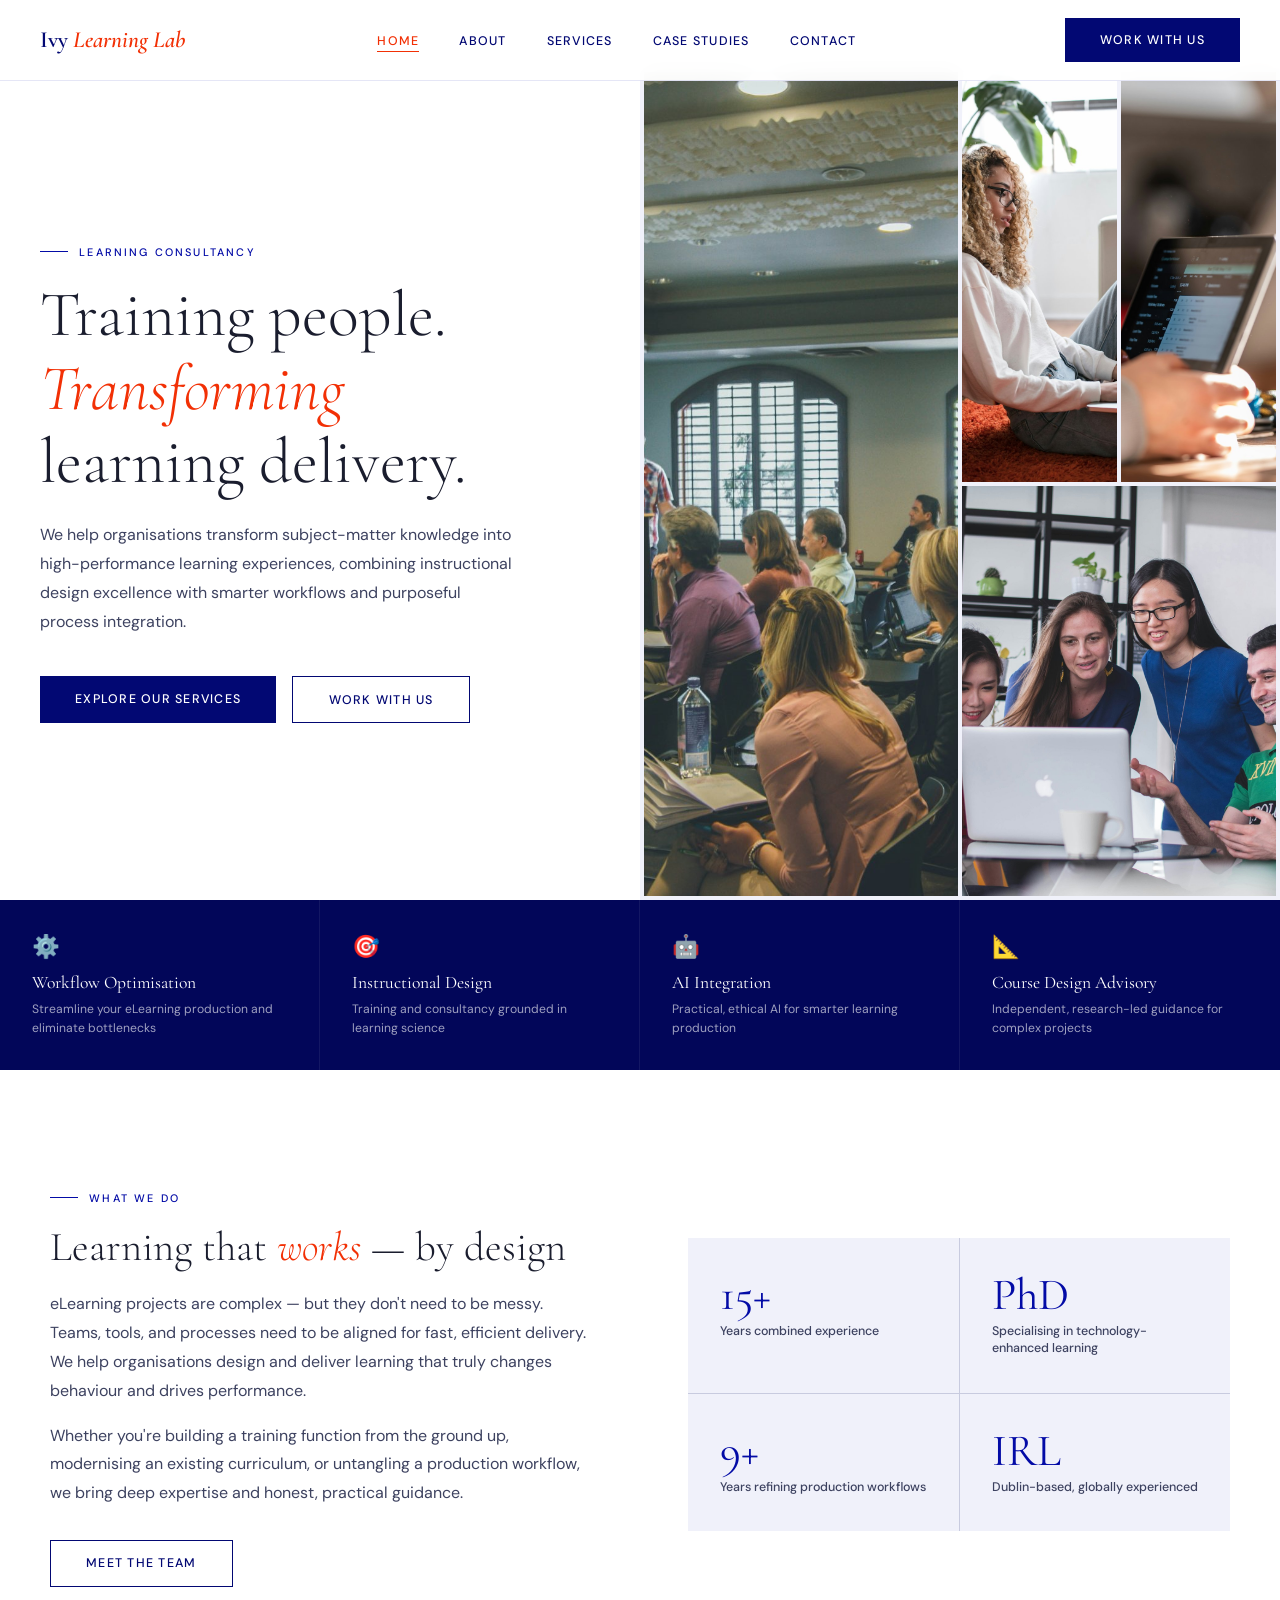
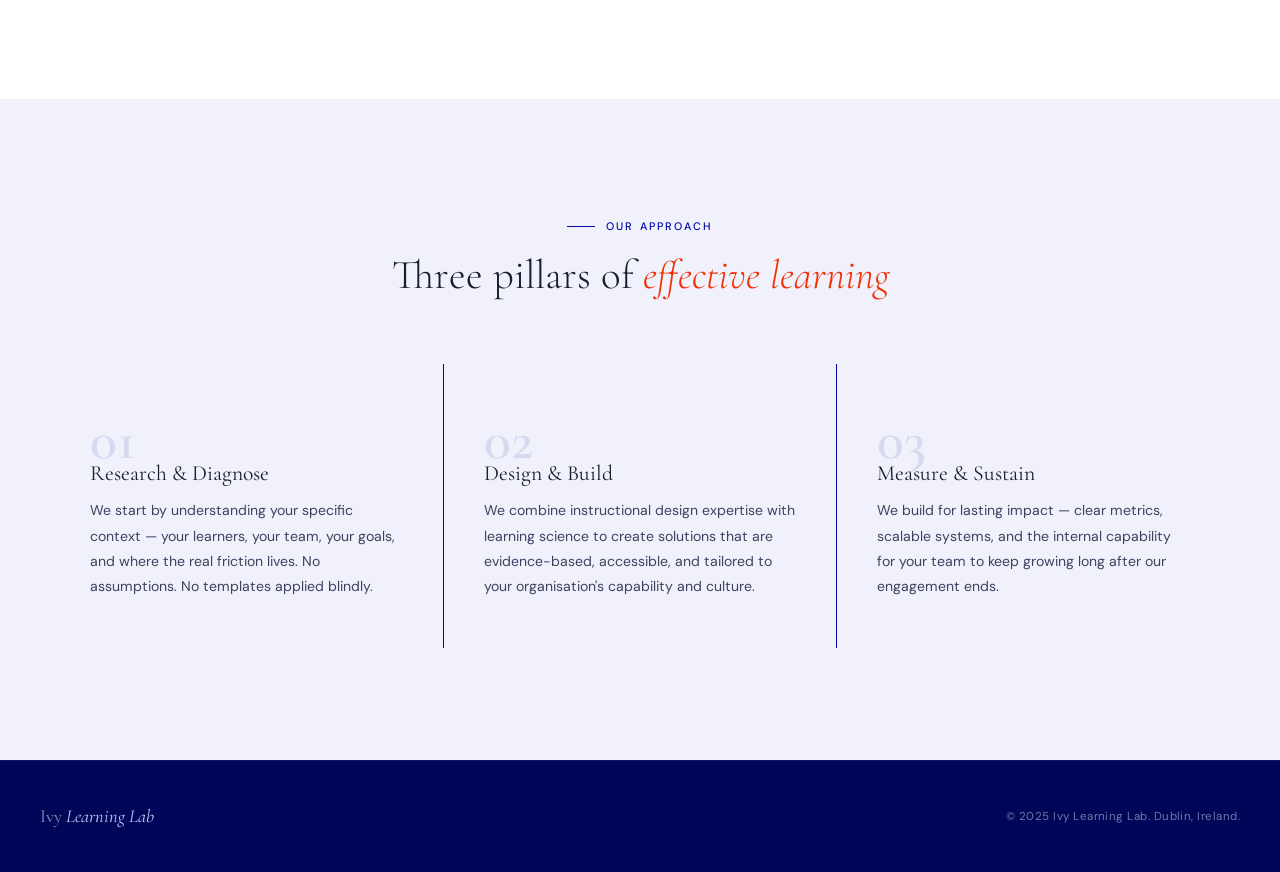
<file: index.html>
<!DOCTYPE html>
<html lang="en">
<head>
  <meta charset="UTF-8">
  <meta name="viewport" content="width=device-width, initial-scale=1.0">
  <title>Ivy Learning Lab — Training People. Transforming Learning Delivery.</title>
  <meta name="description" content="We deliver expert training and partner with organisations to design, improve and scale high-impact learning.">
  <link rel="stylesheet" href="css/style.css">
</head>
<body>

  <!-- NAV -->
  <nav class="nav">
    <a href="index.html" class="nav-logo">Ivy <span>Learning Lab</span></a>
    <ul class="nav-links">
      <li><a href="index.html">Home</a></li>
      <li><a href="pages/about.html">About</a></li>
      <li><a href="pages/services.html">Services</a></li>
      <li><a href="pages/cases.html">Case Studies</a></li>
      <li><a href="pages/contact.html">Contact</a></li>
    </ul>
    <a href="pages/contact.html" class="btn btn-dark nav-cta">Work With Us</a>
    <button class="nav-toggle" aria-label="Open menu">
      <span></span><span></span><span></span>
    </button>
  </nav>

  <div class="page-wrap">

    <!-- HERO -->
    <section class="hero">
      <div class="hero-left">
        <span class="eyebrow fade-up">Learning Consultancy</span>
        <h1 class="fade-up delay-1">Training people.<br><em>Transforming</em><br>learning delivery.</h1>
        <p class="fade-up delay-2">We help organisations transform subject-matter knowledge into high-performance learning experiences, combining instructional design excellence with smarter workflows and purposeful process integration.</p>
        <div class="hero-ctas fade-up delay-3">
          <a href="pages/services.html" class="btn btn-dark">Explore Our Services</a>
          <a href="pages/contact.html" class="btn btn-outline">Work With Us</a>
        </div>
      </div>
      <div class="hero-right">
        <div class="photo-collage">
          <div class="pc-tall">
            <img src="images/training-room.jpg" alt="Instructor presenting to a room of engaged learners">
          </div>
          <div class="pc-top-right">
            <div><img src="images/studying.jpg" alt="Woman studying on laptop"></div>
            <div><img src="images/tablet.jpg" alt="Person using tablet to learn"></div>
          </div>
          <div class="pc-bottom-right">
            <img src="images/team-laptop.jpg" alt="Diverse team collaborating around a laptop">
          </div>
        </div>
      </div>
    </section>

    <!-- SERVICE STRIP -->
    <div class="service-strip">
      <a href="pages/services.html?tab=workflow" class="strip-item">
        <span class="strip-icon">⚙️</span>
        <div class="strip-title">Workflow Optimisation</div>
        <div class="strip-desc">Streamline your eLearning production and eliminate bottlenecks</div>
      </a>
      <a href="pages/services.html?tab=lxd" class="strip-item">
        <span class="strip-icon">🎯</span>
        <div class="strip-title">Instructional Design</div>
        <div class="strip-desc">Training and consultancy grounded in learning science</div>
      </a>
      <a href="pages/services.html?tab=lxd" class="strip-item">
        <span class="strip-icon">🤖</span>
        <div class="strip-title">AI Integration</div>
        <div class="strip-desc">Practical, ethical AI for smarter learning production</div>
      </a>
      <a href="pages/services.html?tab=advisory" class="strip-item">
        <span class="strip-icon">📐</span>
        <div class="strip-title">Course Design Advisory</div>
        <div class="strip-desc">Independent, research-led guidance for complex projects</div>
      </a>
    </div>

    <!-- WHAT WE DO -->
    <section class="section">
      <div class="container">
        <div class="split">
          <div>
            <span class="eyebrow scroll-fade">What We Do</span>
            <h2 class="scroll-fade">Learning that <em>works</em> — by design</h2>
            <p class="scroll-fade" style="margin-top:1.2rem">eLearning projects are complex — but they don't need to be messy. Teams, tools, and processes need to be aligned for fast, efficient delivery. We help organisations design and deliver learning that truly changes behaviour and drives performance.</p>
            <p class="scroll-fade" style="margin-top:1rem">Whether you're building a training function from the ground up, modernising an existing curriculum, or untangling a production workflow, we bring deep expertise and honest, practical guidance.</p>
            <a href="pages/about.html" class="btn btn-outline scroll-fade" style="margin-top:2rem">Meet the Team</a>
          </div>
          <div class="stats-grid scroll-fade">
            <div class="stat-card">
              <div class="stat-num">15+</div>
              <div class="stat-label">Years combined experience</div>
            </div>
            <div class="stat-card">
              <div class="stat-num">PhD</div>
              <div class="stat-label">Specialising in technology-enhanced learning</div>
            </div>
            <div class="stat-card">
              <div class="stat-num">9+</div>
              <div class="stat-label">Years refining production workflows</div>
            </div>
            <div class="stat-card">
              <div class="stat-num">IRL</div>
              <div class="stat-label">Dublin-based, globally experienced</div>
            </div>
          </div>
        </div>
      </div>
    </section>

    <!-- APPROACH -->
    <section class="section section-off">
      <div class="container">
        <div class="text-center">
          <span class="eyebrow scroll-fade">Our Approach</span>
          <h2 class="scroll-fade">Three pillars of <em>effective learning</em></h2>
        </div>
        <div class="approach-grid">
          <div class="approach-card scroll-fade">
            <div class="approach-num">01</div>
            <div class="approach-title">Research & Diagnose</div>
            <p class="approach-text">We start by understanding your specific context — your learners, your team, your goals, and where the real friction lives. No assumptions. No templates applied blindly.</p>
          </div>
          <div class="approach-card scroll-fade delay-1">
            <div class="approach-num">02</div>
            <div class="approach-title">Design & Build</div>
            <p class="approach-text">We combine instructional design expertise with learning science to create solutions that are evidence-based, accessible, and tailored to your organisation's capability and culture.</p>
          </div>
          <div class="approach-card scroll-fade delay-2">
            <div class="approach-num">03</div>
            <div class="approach-title">Measure & Sustain</div>
            <p class="approach-text">We build for lasting impact — clear metrics, scalable systems, and the internal capability for your team to keep growing long after our engagement ends.</p>
          </div>
        </div>
      </div>
    </section>

  </div><!-- /page-wrap -->

  <footer>
    <div class="footer-logo">Ivy <span>Learning Lab</span></div>
    <div class="footer-copy">© 2025 Ivy Learning Lab. Dublin, Ireland.</div>
  </footer>

  <script src="js/main.js"></script>
</body>
</html>
</file>
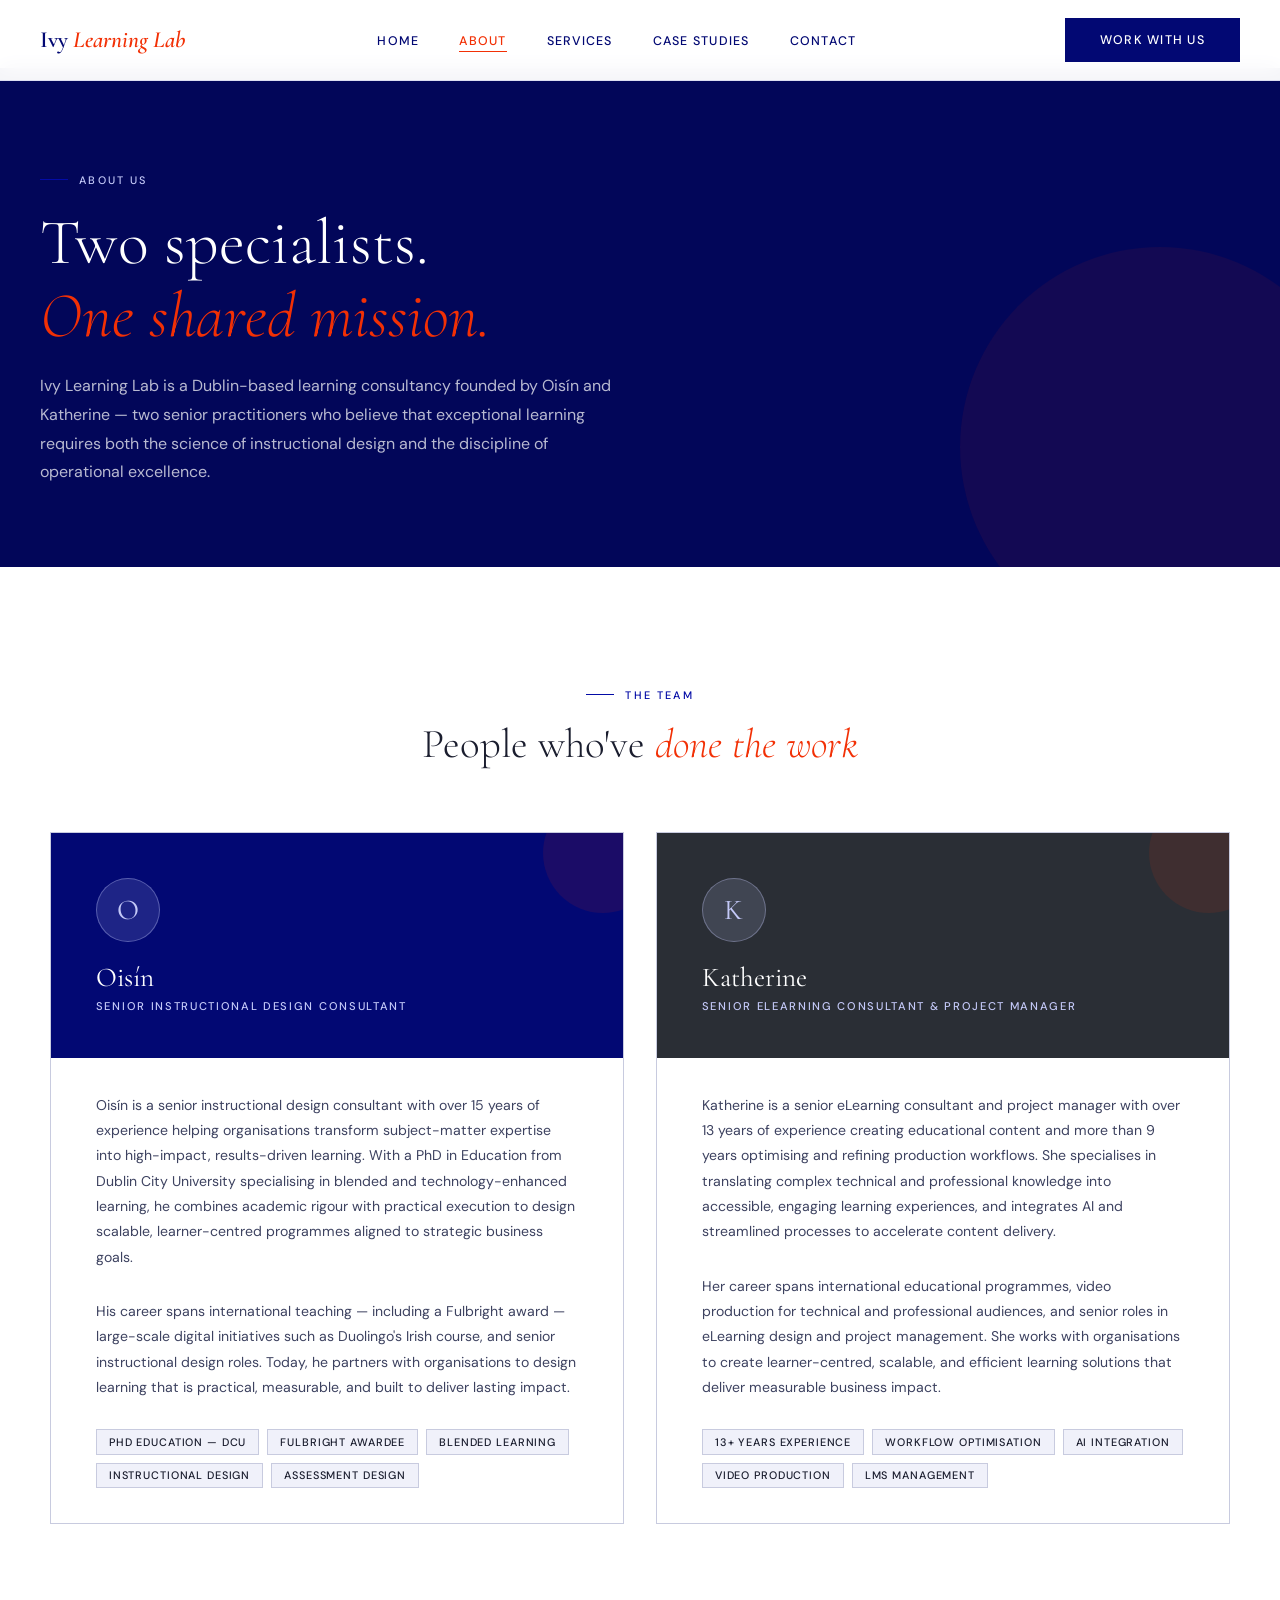
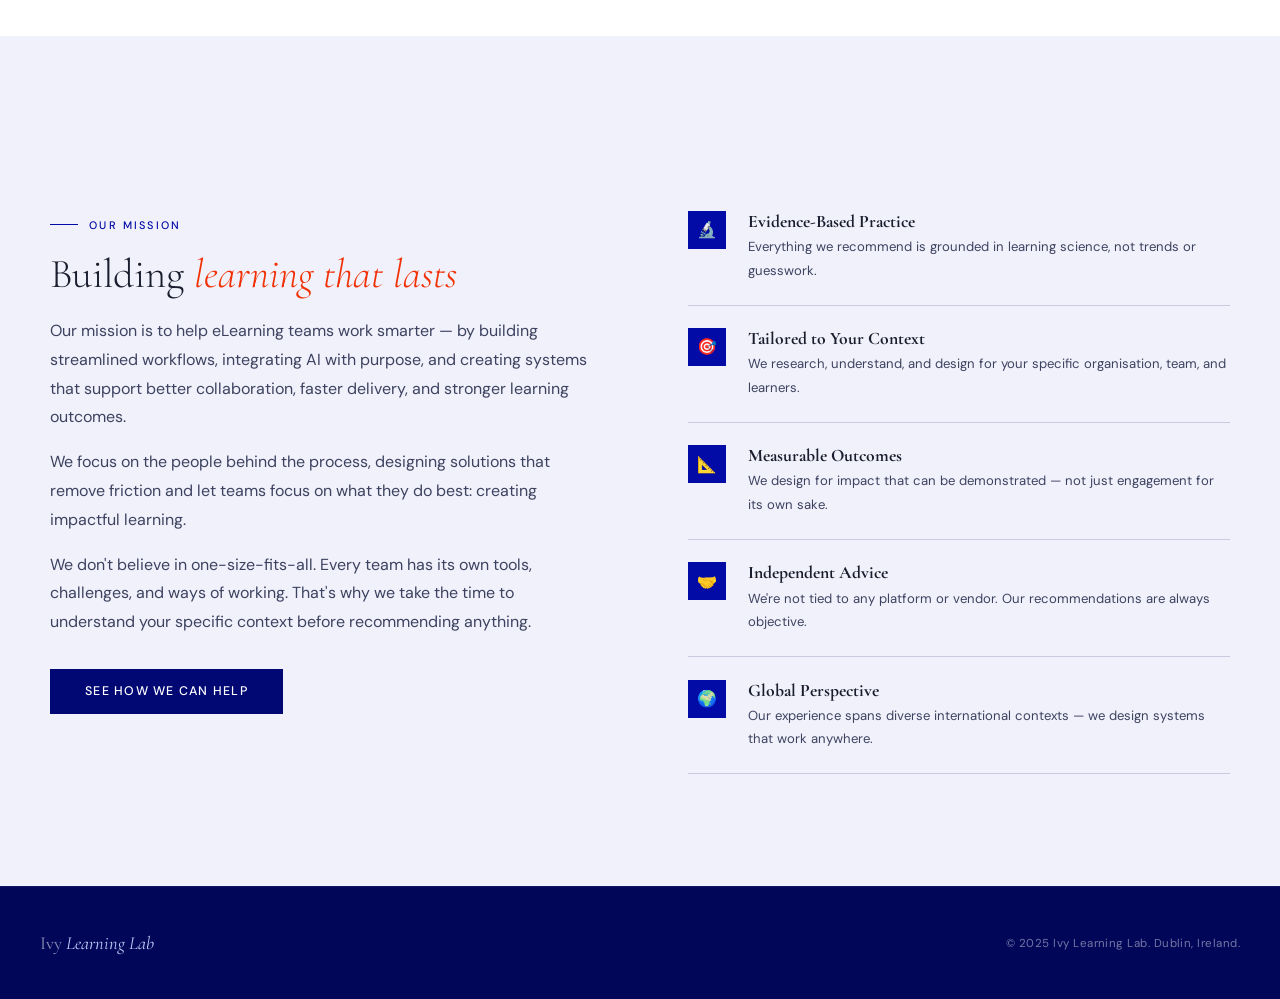
<file: pages/about.html>
<!DOCTYPE html>
<html lang="en">
<head>
  <meta charset="UTF-8">
  <meta name="viewport" content="width=device-width, initial-scale=1.0">
  <title>About Us — Ivy Learning Lab</title>
  <meta name="description" content="Meet Oisín and Katherine — two senior learning practitioners with 15+ years experience designing and delivering high-impact learning.">
  <link rel="stylesheet" href="../css/style.css">
</head>
<body>

  <!-- NAV -->
  <nav class="nav">
    <a href="../index.html" class="nav-logo">Ivy <span>Learning Lab</span></a>
    <ul class="nav-links">
      <li><a href="../index.html">Home</a></li>
      <li><a href="about.html">About</a></li>
      <li><a href="services.html">Services</a></li>
      <li><a href="cases.html">Case Studies</a></li>
      <li><a href="contact.html">Contact</a></li>
    </ul>
    <a href="contact.html" class="btn btn-dark nav-cta">Work With Us</a>
    <button class="nav-toggle" aria-label="Open menu">
      <span></span><span></span><span></span>
    </button>
  </nav>

  <div class="page-wrap">

    <!-- PAGE HERO -->
    <div class="page-hero">
      <div class="page-hero-inner">
        <span class="eyebrow" style="color:var(--yellow)">About Us</span>
        <h1>Two specialists.<br><em>One shared mission.</em></h1>
        <p>Ivy Learning Lab is a Dublin-based learning consultancy founded by Oisín and Katherine — two senior practitioners who believe that exceptional learning requires both the science of instructional design and the discipline of operational excellence.</p>
      </div>
    </div>

    <!-- TEAM -->
    <section class="section">
      <div class="container">
        <div class="text-center">
          <span class="eyebrow scroll-fade">The Team</span>
          <h2 class="scroll-fade">People who've <em>done the work</em></h2>
        </div>
        <div class="team-grid">
          <div class="team-card scroll-fade">
            <div class="team-card-header">
              <div class="team-initial">O</div>
              <div class="team-name">Oisín</div>
              <div class="team-role">Senior Instructional Design Consultant</div>
            </div>
            <div class="team-card-body">
              <p class="team-bio">Oisín is a senior instructional design consultant with over 15 years of experience helping organisations transform subject-matter expertise into high-impact, results-driven learning. With a PhD in Education from Dublin City University specialising in blended and technology-enhanced learning, he combines academic rigour with practical execution to design scalable, learner-centred programmes aligned to strategic business goals.</p>
              <p class="team-bio" style="margin-top:0.8rem">His career spans international teaching — including a Fulbright award — large-scale digital initiatives such as Duolingo's Irish course, and senior instructional design roles. Today, he partners with organisations to design learning that is practical, measurable, and built to deliver lasting impact.</p>
              <div class="tags">
                <span class="tag">PhD Education — DCU</span>
                <span class="tag">Fulbright Awardee</span>
                <span class="tag">Blended Learning</span>
                <span class="tag">Instructional Design</span>
                <span class="tag">Assessment Design</span>
              </div>
            </div>
          </div>
          <div class="team-card scroll-fade delay-1">
            <div class="team-card-header" style="background:#2a2e35">
              <div class="team-initial">K</div>
              <div class="team-name">Katherine</div>
              <div class="team-role">Senior eLearning Consultant & Project Manager</div>
            </div>
            <div class="team-card-body">
              <p class="team-bio">Katherine is a senior eLearning consultant and project manager with over 13 years of experience creating educational content and more than 9 years optimising and refining production workflows. She specialises in translating complex technical and professional knowledge into accessible, engaging learning experiences, and integrates AI and streamlined processes to accelerate content delivery.</p>
              <p class="team-bio" style="margin-top:0.8rem">Her career spans international educational programmes, video production for technical and professional audiences, and senior roles in eLearning design and project management. She works with organisations to create learner-centred, scalable, and efficient learning solutions that deliver measurable business impact.</p>
              <div class="tags">
                <span class="tag">13+ Years Experience</span>
                <span class="tag">Workflow Optimisation</span>
                <span class="tag">AI Integration</span>
                <span class="tag">Video Production</span>
                <span class="tag">LMS Management</span>
              </div>
            </div>
          </div>
        </div>
      </div>
    </section>

    <!-- MISSION -->
    <section class="section section-off">
      <div class="container">
        <div class="split">
          <div>
            <span class="eyebrow scroll-fade">Our Mission</span>
            <h2 class="scroll-fade">Building <em>learning that lasts</em></h2>
            <p class="scroll-fade" style="margin-top:1.2rem">Our mission is to help eLearning teams work smarter — by building streamlined workflows, integrating AI with purpose, and creating systems that support better collaboration, faster delivery, and stronger learning outcomes.</p>
            <p class="scroll-fade" style="margin-top:1rem">We focus on the people behind the process, designing solutions that remove friction and let teams focus on what they do best: creating impactful learning.</p>
            <p class="scroll-fade" style="margin-top:1rem">We don't believe in one-size-fits-all. Every team has its own tools, challenges, and ways of working. That's why we take the time to understand your specific context before recommending anything.</p>
            <a href="services.html" class="btn btn-dark scroll-fade" style="margin-top:2rem">See How We Can Help</a>
          </div>
          <div class="values-list scroll-fade">
            <div class="value-row">
              <div class="value-icon">🔬</div>
              <div class="value-content">
                <h4>Evidence-Based Practice</h4>
                <p>Everything we recommend is grounded in learning science, not trends or guesswork.</p>
              </div>
            </div>
            <div class="value-row">
              <div class="value-icon">🎯</div>
              <div class="value-content">
                <h4>Tailored to Your Context</h4>
                <p>We research, understand, and design for your specific organisation, team, and learners.</p>
              </div>
            </div>
            <div class="value-row">
              <div class="value-icon">📐</div>
              <div class="value-content">
                <h4>Measurable Outcomes</h4>
                <p>We design for impact that can be demonstrated — not just engagement for its own sake.</p>
              </div>
            </div>
            <div class="value-row">
              <div class="value-icon">🤝</div>
              <div class="value-content">
                <h4>Independent Advice</h4>
                <p>We're not tied to any platform or vendor. Our recommendations are always objective.</p>
              </div>
            </div>
            <div class="value-row">
              <div class="value-icon">🌍</div>
              <div class="value-content">
                <h4>Global Perspective</h4>
                <p>Our experience spans diverse international contexts — we design systems that work anywhere.</p>
              </div>
            </div>
          </div>
        </div>
      </div>
    </section>

  </div>

  <footer>
    <div class="footer-logo">Ivy <span>Learning Lab</span></div>
    <div class="footer-copy">© 2025 Ivy Learning Lab. Dublin, Ireland.</div>
  </footer>

  <script src="../js/main.js"></script>
</body>
</html>
</file>
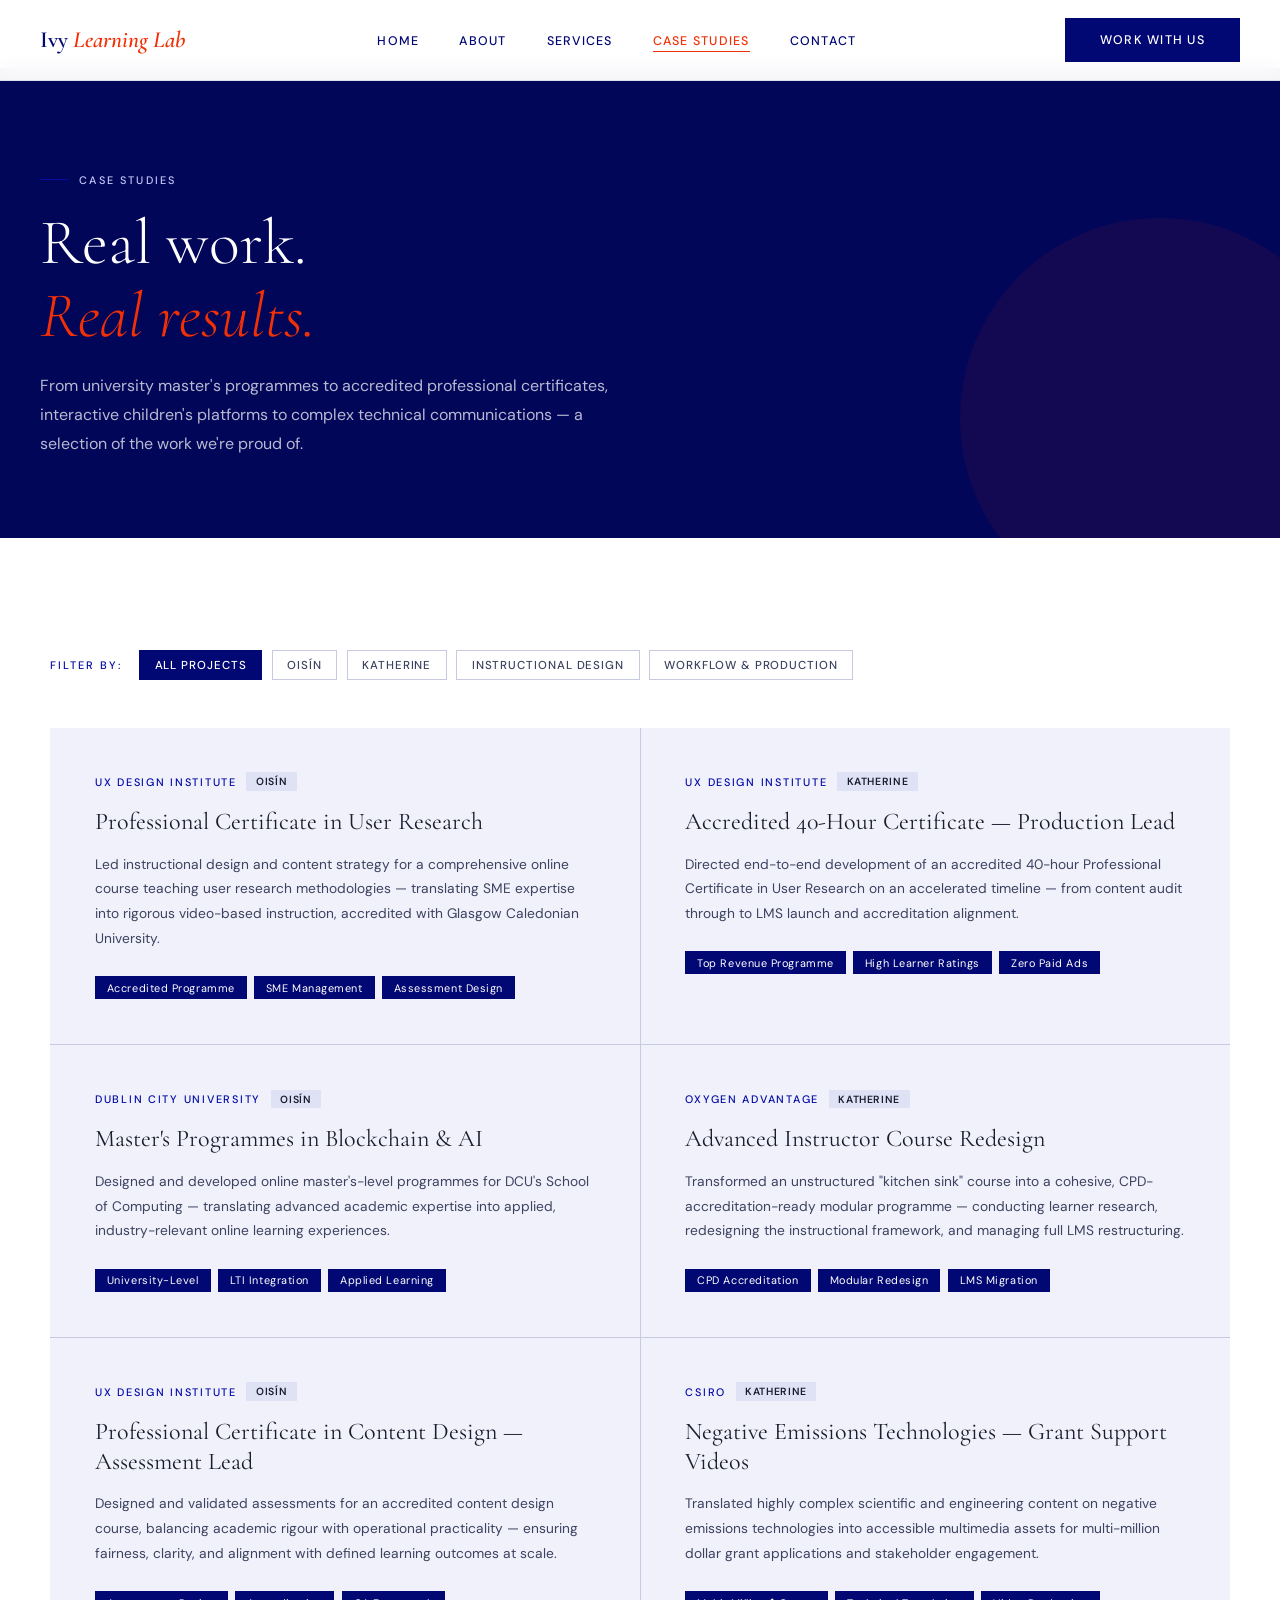
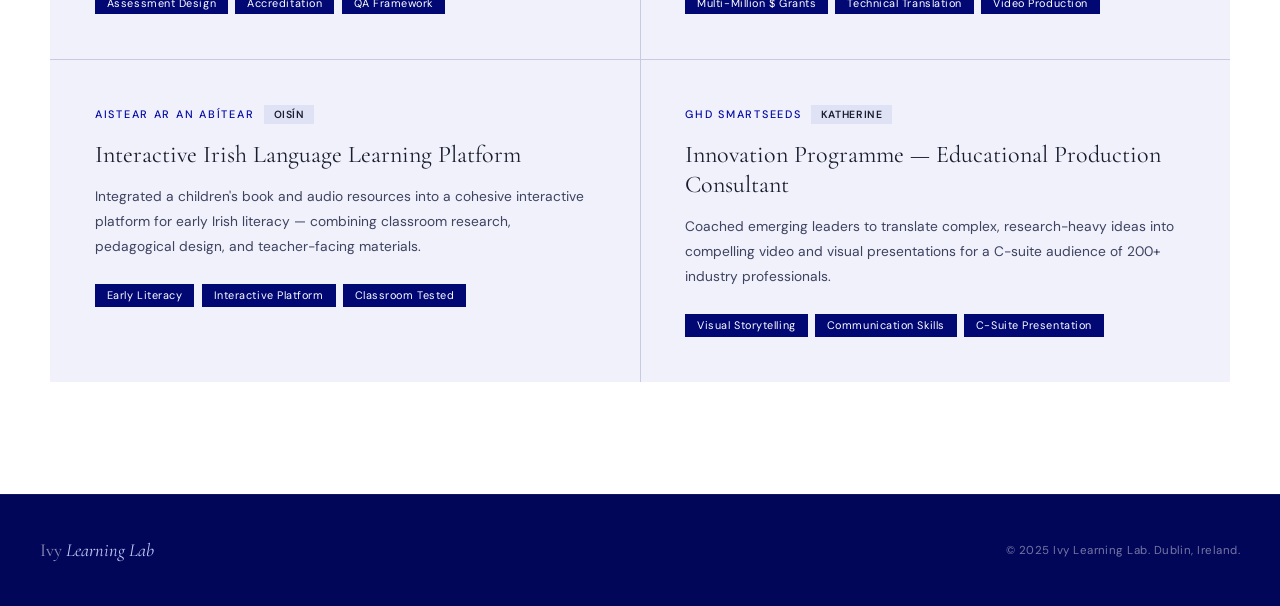
<file: pages/cases.html>
<!DOCTYPE html>
<html lang="en">
<head>
  <meta charset="UTF-8">
  <meta name="viewport" content="width=device-width, initial-scale=1.0">
  <title>Case Studies — Ivy Learning Lab</title>
  <meta name="description" content="Real projects, real results. From DCU master's programmes to accredited professional certificates and interactive children's platforms.">
  <link rel="stylesheet" href="../css/style.css">
</head>
<body>

  <!-- NAV -->
  <nav class="nav">
    <a href="../index.html" class="nav-logo">Ivy <span>Learning Lab</span></a>
    <ul class="nav-links">
      <li><a href="../index.html">Home</a></li>
      <li><a href="about.html">About</a></li>
      <li><a href="services.html">Services</a></li>
      <li><a href="cases.html">Case Studies</a></li>
      <li><a href="contact.html">Contact</a></li>
    </ul>
    <a href="contact.html" class="btn btn-dark nav-cta">Work With Us</a>
    <button class="nav-toggle" aria-label="Open menu">
      <span></span><span></span><span></span>
    </button>
  </nav>

  <div class="page-wrap">

    <!-- PAGE HERO -->
    <div class="page-hero">
      <div class="page-hero-inner">
        <span class="eyebrow" style="color:var(--yellow)">Case Studies</span>
        <h1>Real work.<br><em>Real results.</em></h1>
        <p>From university master's programmes to accredited professional certificates, interactive children's platforms to complex technical communications — a selection of the work we're proud of.</p>
      </div>
    </div>

    <!-- CASES -->
    <section class="section">
      <div class="container">

        <!-- FILTER BAR -->
        <div class="filter-bar">
          <span class="filter-label">Filter by:</span>
          <button class="filter-btn active" data-filter="all">All Projects</button>
          <button class="filter-btn" data-filter="oisin">Oisín</button>
          <button class="filter-btn" data-filter="kat">Katherine</button>
          <button class="filter-btn" data-filter="id">Instructional Design</button>
          <button class="filter-btn" data-filter="workflow">Workflow &amp; Production</button>
        </div>

        <!-- CASES GRID -->
        <div class="cases-grid">

          <div class="case-card" data-person="oisin" data-type="id" data-modal="uxdi-oisin">
            <div class="case-meta">
              <span class="case-client">UX Design Institute</span>
              <span class="case-person">Oisín</span>
            </div>
            <div class="case-title">Professional Certificate in User Research</div>
            <p class="case-text">Led instructional design and content strategy for a comprehensive online course teaching user research methodologies — translating SME expertise into rigorous video-based instruction, accredited with Glasgow Caledonian University.</p>
            <div class="outcome-pills">
              <span class="pill">Accredited Programme</span>
              <span class="pill">SME Management</span>
              <span class="pill">Assessment Design</span>
            </div>
            <span class="case-arrow">→</span>
          </div>

          <div class="case-card" data-person="kat" data-type="workflow" data-modal="uxdi-kat">
            <div class="case-meta">
              <span class="case-client">UX Design Institute</span>
              <span class="case-person">Katherine</span>
            </div>
            <div class="case-title">Accredited 40-Hour Certificate — Production Lead</div>
            <p class="case-text">Directed end-to-end development of an accredited 40-hour Professional Certificate in User Research on an accelerated timeline — from content audit through to LMS launch and accreditation alignment.</p>
            <div class="outcome-pills">
              <span class="pill">Top Revenue Programme</span>
              <span class="pill">High Learner Ratings</span>
              <span class="pill">Zero Paid Ads</span>
            </div>
            <span class="case-arrow">→</span>
          </div>

          <div class="case-card" data-person="oisin" data-type="id" data-modal="dcu">
            <div class="case-meta">
              <span class="case-client">Dublin City University</span>
              <span class="case-person">Oisín</span>
            </div>
            <div class="case-title">Master's Programmes in Blockchain &amp; AI</div>
            <p class="case-text">Designed and developed online master's-level programmes for DCU's School of Computing — translating advanced academic expertise into applied, industry-relevant online learning experiences.</p>
            <div class="outcome-pills">
              <span class="pill">University-Level</span>
              <span class="pill">LTI Integration</span>
              <span class="pill">Applied Learning</span>
            </div>
            <span class="case-arrow">→</span>
          </div>

          <div class="case-card" data-person="kat" data-type="workflow" data-modal="oa">
            <div class="case-meta">
              <span class="case-client">Oxygen Advantage</span>
              <span class="case-person">Katherine</span>
            </div>
            <div class="case-title">Advanced Instructor Course Redesign</div>
            <p class="case-text">Transformed an unstructured "kitchen sink" course into a cohesive, CPD-accreditation-ready modular programme — conducting learner research, redesigning the instructional framework, and managing full LMS restructuring.</p>
            <div class="outcome-pills">
              <span class="pill">CPD Accreditation</span>
              <span class="pill">Modular Redesign</span>
              <span class="pill">LMS Migration</span>
            </div>
            <span class="case-arrow">→</span>
          </div>

          <div class="case-card" data-person="oisin" data-type="id" data-modal="uxdi-content">
            <div class="case-meta">
              <span class="case-client">UX Design Institute</span>
              <span class="case-person">Oisín</span>
            </div>
            <div class="case-title">Professional Certificate in Content Design — Assessment Lead</div>
            <p class="case-text">Designed and validated assessments for an accredited content design course, balancing academic rigour with operational practicality — ensuring fairness, clarity, and alignment with defined learning outcomes at scale.</p>
            <div class="outcome-pills">
              <span class="pill">Assessment Design</span>
              <span class="pill">Accreditation</span>
              <span class="pill">QA Framework</span>
            </div>
            <span class="case-arrow">→</span>
          </div>

          <div class="case-card" data-person="kat" data-type="workflow" data-modal="csiro">
            <div class="case-meta">
              <span class="case-client">CSIRO</span>
              <span class="case-person">Katherine</span>
            </div>
            <div class="case-title">Negative Emissions Technologies — Grant Support Videos</div>
            <p class="case-text">Translated highly complex scientific and engineering content on negative emissions technologies into accessible multimedia assets for multi-million dollar grant applications and stakeholder engagement.</p>
            <div class="outcome-pills">
              <span class="pill">Multi-Million $ Grants</span>
              <span class="pill">Technical Translation</span>
              <span class="pill">Video Production</span>
            </div>
            <span class="case-arrow">→</span>
          </div>

          <div class="case-card" data-person="oisin" data-type="id" data-modal="aistear">
            <div class="case-meta">
              <span class="case-client">Aistear ar an Abítear</span>
              <span class="case-person">Oisín</span>
            </div>
            <div class="case-title">Interactive Irish Language Learning Platform</div>
            <p class="case-text">Integrated a children's book and audio resources into a cohesive interactive platform for early Irish literacy — combining classroom research, pedagogical design, and teacher-facing materials.</p>
            <div class="outcome-pills">
              <span class="pill">Early Literacy</span>
              <span class="pill">Interactive Platform</span>
              <span class="pill">Classroom Tested</span>
            </div>
            <span class="case-arrow">→</span>
          </div>

          <div class="case-card" data-person="kat" data-type="workflow" data-modal="ghd">
            <div class="case-meta">
              <span class="case-client">GHD Smartseeds</span>
              <span class="case-person">Katherine</span>
            </div>
            <div class="case-title">Innovation Programme — Educational Production Consultant</div>
            <p class="case-text">Coached emerging leaders to translate complex, research-heavy ideas into compelling video and visual presentations for a C-suite audience of 200+ industry professionals.</p>
            <div class="outcome-pills">
              <span class="pill">Visual Storytelling</span>
              <span class="pill">Communication Skills</span>
              <span class="pill">C-Suite Presentation</span>
            </div>
            <span class="case-arrow">→</span>
          </div>

        </div>
      </div>
    </section>

  </div>

  <footer>
    <div class="footer-logo">Ivy <span>Learning Lab</span></div>
    <div class="footer-copy">© 2025 Ivy Learning Lab. Dublin, Ireland.</div>
  </footer>

  <!-- MODALS -->
  <div id="modal-uxdi-oisin" class="modal-overlay">
    <div class="modal-box">
      <div class="modal-head">
        <button class="modal-close" aria-label="Close">✕</button>
        <div class="modal-client-label">UX Design Institute · Oisín</div>
        <div class="modal-title">Professional Certificate in User Research</div>
      </div>
      <div class="modal-body">
        <div class="modal-section">
          <div class="modal-section-label">Challenge</div>
          <p>The UX Design Institute required development of a comprehensive online course teaching user research methodologies to aspiring and early-career UX professionals. The programme needed to translate SME expertise into engaging video-based instruction, support learners in completing project work and a final exam, and maintain academic rigour while remaining accessible to learners at different experience levels.</p>
        </div>
        <div class="modal-section">
          <div class="modal-section-label">Role</div>
          <p>Instructional Design Lead and Content Strategist. Managed SME coordination, shaped instructional structure, and led development of video lessons, assignments, and assessment materials.</p>
        </div>
        <div class="modal-section">
          <div class="modal-section-label">Actions Taken</div>
          <ul>
            <li>Managed and aligned contributions from three subject matter experts across different UX disciplines</li>
            <li>Translated SME knowledge into structured video lesson scripts and storyboards</li>
            <li>Collaborated with video editors and designers to produce polished instructional content</li>
            <li>Designed homework assignments and practical exercises supporting applied research skills</li>
            <li>Authored content addressing emerging practices, including AI applications in user research</li>
            <li>Engaged directly with accreditation stakeholders at Glasgow Caledonian University</li>
          </ul>
        </div>
        <div class="modal-section">
          <div class="modal-section-label">Results &amp; Impact</div>
          <ul>
            <li>Delivered a rigorous, engaging, and accredited course suitable for diverse learner levels</li>
            <li>Enabled learners to confidently apply research methods through structured instruction</li>
            <li>Strengthened the institute's professional, credit-rated course portfolio</li>
          </ul>
        </div>
        <div class="modal-section">
          <div class="modal-section-label">Skills &amp; Tools</div>
          <div class="modal-skills">
            <span class="tag">Instructional Design</span>
            <span class="tag">SME Management</span>
            <span class="tag">Video Production Oversight</span>
            <span class="tag">Assessment Design</span>
            <span class="tag">Accreditation Alignment</span>
          </div>
        </div>
      </div>
    </div>
  </div>

  <div id="modal-uxdi-kat" class="modal-overlay">
    <div class="modal-box">
      <div class="modal-head">
        <button class="modal-close" aria-label="Close">✕</button>
        <div class="modal-client-label">UX Design Institute · Katherine</div>
        <div class="modal-title">Accredited 40-Hour Certificate — Production Lead</div>
      </div>
      <div class="modal-body">
        <div class="modal-section">
          <div class="modal-section-label">Challenge</div>
          <p>The UX Design Institute required development of an accredited 40-hour online Professional Certificate in User Research on an accelerated timeline. Existing materials required full review, restructuring, and modernisation to align with academic standards, evolving industry expectations, and the needs of both B2C and B2B audiences.</p>
        </div>
        <div class="modal-section">
          <div class="modal-section-label">Role</div>
          <p>Project Manager, Content Strategist, Producer, and LMS Manager. Directed end-to-end course development from content audit through accreditation and launch.</p>
        </div>
        <div class="modal-section">
          <div class="modal-section-label">Actions Taken</div>
          <ul>
            <li>Conducted a full audit of existing materials and aligned content with organisational programmes</li>
            <li>Developed language and design style guidelines for clarity and consistency</li>
            <li>Led cross-functional collaboration with instructional designers, SMEs, and department heads</li>
            <li>Implemented structured workflows using Asana, Slack, and Google Workspace</li>
            <li>Managed LMS configuration and optimised learner navigation</li>
            <li>Led accreditation alignment with Glasgow Caledonian University</li>
          </ul>
        </div>
        <div class="modal-section">
          <div class="modal-section-label">Results &amp; Impact</div>
          <ul>
            <li>Delivered a modernised, accredited course on an accelerated timeline</li>
            <li>Achieved consistently high learner ratings and strong qualitative feedback</li>
            <li>Became the organisation's leading revenue-generating programme without paid advertising</li>
            <li>Strengthened market positioning in professional UX education</li>
          </ul>
        </div>
        <div class="modal-section">
          <div class="modal-section-label">Skills &amp; Tools</div>
          <div class="modal-skills">
            <span class="tag">Project Management</span>
            <span class="tag">Workflow Optimisation</span>
            <span class="tag">LMS Management</span>
            <span class="tag">Course Accreditation</span>
            <span class="tag">Asana</span>
            <span class="tag">Adobe Creative Cloud</span>
          </div>
        </div>
      </div>
    </div>
  </div>

  <div id="modal-dcu" class="modal-overlay">
    <div class="modal-box">
      <div class="modal-head">
        <button class="modal-close" aria-label="Close">✕</button>
        <div class="modal-client-label">Dublin City University · Oisín</div>
        <div class="modal-title">Blockchain &amp; AI Master's Programmes</div>
      </div>
      <div class="modal-body">
        <div class="modal-section">
          <div class="modal-section-label">Challenge</div>
          <p>DCU required development of online master's-level programmes in Blockchain and Artificial Intelligence. These programmes needed to translate advanced academic expertise into engaging, applied online learning experiences that met university standards while enabling job-ready skill development.</p>
        </div>
        <div class="modal-section">
          <div class="modal-section-label">Role</div>
          <p>Instructional Designer and Learning Experience Developer. Collaborated with academic SMEs to structure modules and design applied learning experiences.</p>
        </div>
        <div class="modal-section">
          <div class="modal-section-label">Actions Taken</div>
          <ul>
            <li>Defined learning outcomes and appropriate academic scope</li>
            <li>Designed knowledge checks and formative assessments</li>
            <li>Authored instructional scripts and learning assets</li>
            <li>Embedded hands-on technical platforms</li>
            <li>Coordinated LTI integration between FutureLearn and DCU's LMS</li>
          </ul>
        </div>
        <div class="modal-section">
          <div class="modal-section-label">Results &amp; Impact</div>
          <ul>
            <li>Delivered rigorous university-level technical education in an online format</li>
            <li>Supported development of practical, industry-relevant skills</li>
            <li>Created a scalable framework aligned with academic and platform standards</li>
          </ul>
        </div>
        <div class="modal-section">
          <div class="modal-section-label">Skills &amp; Tools</div>
          <div class="modal-skills">
            <span class="tag">Instructional Design</span>
            <span class="tag">Academic Standards</span>
            <span class="tag">LTI Integration</span>
            <span class="tag">Assessment Design</span>
          </div>
        </div>
      </div>
    </div>
  </div>

  <div id="modal-oa" class="modal-overlay">
    <div class="modal-box">
      <div class="modal-head">
        <button class="modal-close" aria-label="Close">✕</button>
        <div class="modal-client-label">Oxygen Advantage · Katherine</div>
        <div class="modal-title">Advanced Instructor Course Redesign</div>
      </div>
      <div class="modal-body">
        <div class="modal-section">
          <div class="modal-section-label">Challenge</div>
          <p>The Advanced Instructor course lacked instructional cohesion and followed a "kitchen sink" structure — content had been added without strategic sequencing. The course required restructuring, improved learner flow, alignment with CPD accreditation standards, and a more evergreen modular structure.</p>
        </div>
        <div class="modal-section">
          <div class="modal-section-label">Role</div>
          <p>Learning Experience Strategist, Course Architect, and LMS Lead. Led research, instructional redesign, accreditation alignment, and technical implementation.</p>
        </div>
        <div class="modal-section">
          <div class="modal-section-label">Actions Taken</div>
          <ul>
            <li>Conducted learner interviews to identify strengths, gaps, and cognitive load challenges</li>
            <li>Reviewed CPD accreditation standards and competitor offerings to benchmark quality</li>
            <li>Redesigned the course into a modular progression model</li>
            <li>Integrated structured learning objectives, project rubrics, guided discussions, and a resource library</li>
            <li>Refined video lessons in collaboration with a professional editor</li>
            <li>Managed LMS restructuring and student migration</li>
          </ul>
        </div>
        <div class="modal-section">
          <div class="modal-section-label">Results &amp; Impact</div>
          <ul>
            <li>Transformed an unstructured content repository into a cohesive, pedagogically sound programme</li>
            <li>Reduced learner cognitive load and improved course navigation</li>
            <li>Positioned the course for CPD accreditation readiness</li>
            <li>Established scalable instructional systems for future programme development</li>
          </ul>
        </div>
        <div class="modal-section">
          <div class="modal-section-label">Skills &amp; Tools</div>
          <div class="modal-skills">
            <span class="tag">Course Architecture</span>
            <span class="tag">Accreditation Alignment</span>
            <span class="tag">LMS Optimisation</span>
            <span class="tag">Learner Research</span>
          </div>
        </div>
      </div>
    </div>
  </div>

  <div id="modal-uxdi-content" class="modal-overlay">
    <div class="modal-box">
      <div class="modal-head">
        <button class="modal-close" aria-label="Close">✕</button>
        <div class="modal-client-label">UX Design Institute · Oisín</div>
        <div class="modal-title">Professional Certificate in Content Design — Assessment Lead</div>
      </div>
      <div class="modal-body">
        <div class="modal-section">
          <div class="modal-section-label">Challenge</div>
          <p>The course required assessments that meaningfully measured both practical application and theoretical understanding of content design and UX writing — striking a careful balance between academic integrity and operational efficiency, robust enough for accreditation while remaining practical to grade at scale.</p>
        </div>
        <div class="modal-section">
          <div class="modal-section-label">Role</div>
          <p>Instructional Designer — Assessment Lead. Led design and validation of homework assignments and final exam.</p>
        </div>
        <div class="modal-section">
          <div class="modal-section-label">Actions Taken</div>
          <ul>
            <li>Reviewed curriculum to identify competencies requiring structured assessment</li>
            <li>Designed homework exercises reinforcing core concepts and applied skills</li>
            <li>Developed and validated final exam format assessing conceptual understanding</li>
            <li>Collaborated with product and academic stakeholders to ensure accreditation alignment</li>
            <li>Refined assessment materials through iterative review for clarity, fairness, and rigour</li>
          </ul>
        </div>
        <div class="modal-section">
          <div class="modal-section-label">Results &amp; Impact</div>
          <ul>
            <li>Provided structured assessment pathways enabling learners to demonstrate professional competence</li>
            <li>Strengthened academic quality within an accredited programme</li>
            <li>Increased learner confidence and readiness for professional practice</li>
          </ul>
        </div>
        <div class="modal-section">
          <div class="modal-section-label">Skills &amp; Tools</div>
          <div class="modal-skills">
            <span class="tag">Assessment Design</span>
            <span class="tag">Curriculum Alignment</span>
            <span class="tag">Academic Standards</span>
            <span class="tag">Quality Assurance</span>
          </div>
        </div>
      </div>
    </div>
  </div>

  <div id="modal-csiro" class="modal-overlay">
    <div class="modal-box">
      <div class="modal-head">
        <button class="modal-close" aria-label="Close">✕</button>
        <div class="modal-client-label">CSIRO · Katherine</div>
        <div class="modal-title">Negative Emissions Technologies — Grant Support Videos</div>
      </div>
      <div class="modal-body">
        <div class="modal-section">
          <div class="modal-section-label">Challenge</div>
          <p>CSIRO required highly technical content on negative emissions technologies to be translated into accessible material suitable for multi-million dollar grant applications and stakeholder engagement. The information was scientifically complex and not easily digestible for broader audiences.</p>
        </div>
        <div class="modal-section">
          <div class="modal-section-label">Role</div>
          <p>Project Manager, Content Developer, Scriptwriter, and Producer. Led collaboration with subject-matter experts and managed end-to-end content production.</p>
        </div>
        <div class="modal-section">
          <div class="modal-section-label">Actions Taken</div>
          <ul>
            <li>Conducted in-depth SME consultations to understand complex engineering and scientific material</li>
            <li>Translated technical content into clear, structured scripts for non-specialist audiences</li>
            <li>Managed full video production lifecycle including storyboarding, scheduling, editing, and QA</li>
            <li>Ensured scientific accuracy while improving clarity and engagement</li>
          </ul>
        </div>
        <div class="modal-section">
          <div class="modal-section-label">Results &amp; Impact</div>
          <ul>
            <li>Videos directly supported successful multi-million-dollar grant funding</li>
            <li>Created a reusable content library for future communications and educational initiatives</li>
            <li>Strengthened clarity and accessibility of highly technical research outputs</li>
          </ul>
        </div>
        <div class="modal-section">
          <div class="modal-section-label">Skills &amp; Tools</div>
          <div class="modal-skills">
            <span class="tag">Technical Translation</span>
            <span class="tag">Scriptwriting</span>
            <span class="tag">Video Production</span>
            <span class="tag">Project Management</span>
            <span class="tag">Adobe Creative Cloud</span>
          </div>
        </div>
      </div>
    </div>
  </div>

  <div id="modal-aistear" class="modal-overlay">
    <div class="modal-box">
      <div class="modal-head">
        <button class="modal-close" aria-label="Close">✕</button>
        <div class="modal-client-label">Aistear ar an Abítear · Oisín</div>
        <div class="modal-title">Interactive Irish Language Learning Platform</div>
      </div>
      <div class="modal-body">
        <div class="modal-section">
          <div class="modal-section-label">Challenge</div>
          <p>A children's book and separate audio resources for teaching the Irish alphabet were fragmented across formats, limiting their effectiveness as a cohesive learning journey. The objective was to integrate content into an intuitive, interactive platform supporting early literacy — classroom-ready and accessible for young learners, educators, and caregivers.</p>
        </div>
        <div class="modal-section">
          <div class="modal-section-label">Role</div>
          <p>Learning Experience Designer and Project Lead. Conducted user research, collaborated with SMEs and developers, and led the pedagogical design and classroom integration.</p>
        </div>
        <div class="modal-section">
          <div class="modal-section-label">Actions Taken</div>
          <ul>
            <li>Conducted research with end users and facilitated testing with primary school teachers</li>
            <li>Collaborated with SMEs and developers to design and build the interactive platform</li>
            <li>Created digital content, interactive elements, and classroom exercises</li>
            <li>Established an age-appropriate pedagogical framework for early literacy</li>
            <li>Trialled the platform in classroom settings to validate usability</li>
          </ul>
        </div>
        <div class="modal-section">
          <div class="modal-section-label">Results &amp; Impact</div>
          <ul>
            <li>Strengthened early Irish literacy engagement through interactive, play-based learning</li>
            <li>Enabled confident classroom adoption by teachers</li>
            <li>Delivered a holistic learning experience integrating language, music, culture, and geography</li>
          </ul>
        </div>
        <div class="modal-section">
          <div class="modal-section-label">Skills &amp; Tools</div>
          <div class="modal-skills">
            <span class="tag">Instructional Design</span>
            <span class="tag">Learner Research</span>
            <span class="tag">Interactive Content</span>
            <span class="tag">Digital Media Production</span>
          </div>
        </div>
      </div>
    </div>
  </div>

  <div id="modal-ghd" class="modal-overlay">
    <div class="modal-box">
      <div class="modal-head">
        <button class="modal-close" aria-label="Close">✕</button>
        <div class="modal-client-label">GHD Smartseeds · Katherine</div>
        <div class="modal-title">Innovation Programme — Educational Production Consultant</div>
      </div>
      <div class="modal-body">
        <div class="modal-section">
          <div class="modal-section-label">Challenge</div>
          <p>The Smartseeds programme brings emerging leaders from multiple organisations together to tackle complex societal challenges. Participants needed to present ideas to a C-suite judging panel and audience of over 200 industry professionals — many were experts in their fields but had limited experience translating complex ideas into clear visual and video presentations.</p>
        </div>
        <div class="modal-section">
          <div class="modal-section-label">Role</div>
          <p>Educational Production Consultant. Worked with each team to advise on visual storytelling, video creation, and effective communication of complex ideas.</p>
        </div>
        <div class="modal-section">
          <div class="modal-section-label">Actions Taken</div>
          <ul>
            <li>Held regular advisory meetings with each team to review concepts and progress</li>
            <li>Guided participants in developing video assets with script and storyboard advice</li>
            <li>Assisted teams in translating technical content into clear, visually compelling presentations</li>
          </ul>
        </div>
        <div class="modal-section">
          <div class="modal-section-label">Results &amp; Impact</div>
          <ul>
            <li>Helped young innovators build confidence, visual communication skills, and storytelling abilities</li>
            <li>Ensured complex ideas were understandable and engaging for a diverse audience</li>
            <li>Strengthened participants' ability to pitch ideas clearly and persuasively</li>
          </ul>
        </div>
        <div class="modal-section">
          <div class="modal-section-label">Skills &amp; Tools</div>
          <div class="modal-skills">
            <span class="tag">SME Collaboration</span>
            <span class="tag">Visual Storytelling</span>
            <span class="tag">Video Production</span>
            <span class="tag">Learner-Centred Design</span>
          </div>
        </div>
      </div>
    </div>
  </div>

  <script src="../js/main.js"></script>
</body>
</html>
</file>
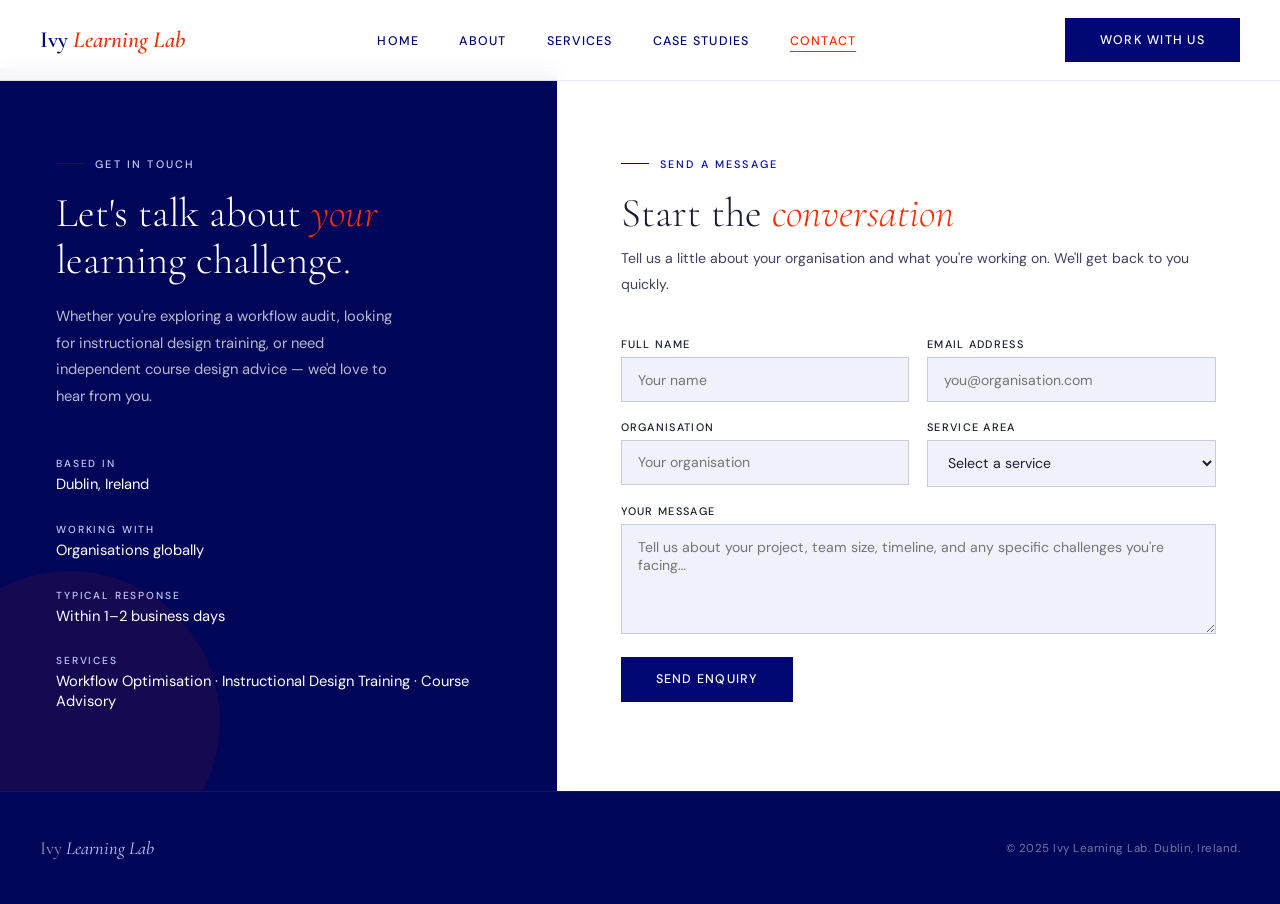
<file: pages/contact.html>
<!DOCTYPE html>
<html lang="en">
<head>
  <meta charset="UTF-8">
  <meta name="viewport" content="width=device-width, initial-scale=1.0">
  <title>Contact — Ivy Learning Lab</title>
  <meta name="description" content="Get in touch with Ivy Learning Lab. Dublin-based learning consultancy offering workflow optimisation, instructional design training, and course advisory.">
  <link rel="stylesheet" href="../css/style.css">
</head>
<body>

  <!-- NAV -->
  <nav class="nav">
    <a href="../index.html" class="nav-logo">Ivy <span>Learning Lab</span></a>
    <ul class="nav-links">
      <li><a href="../index.html">Home</a></li>
      <li><a href="about.html">About</a></li>
      <li><a href="services.html">Services</a></li>
      <li><a href="cases.html">Case Studies</a></li>
      <li><a href="contact.html">Contact</a></li>
    </ul>
    <a href="contact.html" class="btn btn-dark nav-cta">Work With Us</a>
    <button class="nav-toggle" aria-label="Open menu">
      <span></span><span></span><span></span>
    </button>
  </nav>

  <div class="page-wrap">

    <div class="contact-grid">

      <!-- LEFT PANEL -->
      <div class="contact-left">
        <span class="eyebrow" style="color:var(--yellow)">Get In Touch</span>
        <h2>Let's talk about <em>your</em> learning challenge.</h2>
        <p>Whether you're exploring a workflow audit, looking for instructional design training, or need independent course design advice — we'd love to hear from you.</p>

        <div class="contact-details">
          <div>
            <div class="contact-detail-label">Based In</div>
            <div class="contact-detail-value">Dublin, Ireland</div>
          </div>
          <div>
            <div class="contact-detail-label">Working With</div>
            <div class="contact-detail-value">Organisations globally</div>
          </div>
          <div>
            <div class="contact-detail-label">Typical Response</div>
            <div class="contact-detail-value">Within 1–2 business days</div>
          </div>
          <div>
            <div class="contact-detail-label">Services</div>
            <div class="contact-detail-value">Workflow Optimisation · Instructional Design Training · Course Advisory</div>
          </div>
        </div>
      </div>

      <!-- RIGHT PANEL -->
      <div class="contact-right">
        <span class="eyebrow">Send a Message</span>
        <h2>Start the <em>conversation</em></h2>
        <p>Tell us a little about your organisation and what you're working on. We'll get back to you quickly.</p>

        <div class="form-grid">
          <div class="form-field">
            <label for="name">Full Name</label>
            <input type="text" id="name" placeholder="Your name">
          </div>
          <div class="form-field">
            <label for="email">Email Address</label>
            <input type="email" id="email" placeholder="you@organisation.com">
          </div>
          <div class="form-field">
            <label for="org">Organisation</label>
            <input type="text" id="org" placeholder="Your organisation">
          </div>
          <div class="form-field">
            <label for="service">Service Area</label>
            <select id="service">
              <option value="" disabled selected>Select a service</option>
              <option>Workflow Optimisation</option>
              <option>Instructional Design Training</option>
              <option>Course Design Advisory</option>
              <option>Not sure yet — let's talk</option>
            </select>
          </div>
          <div class="form-field full">
            <label for="message">Your Message</label>
            <textarea id="message" placeholder="Tell us about your project, team size, timeline, and any specific challenges you're facing…"></textarea>
          </div>
        </div>

        <div class="form-submit">
          <button id="form-submit-btn" class="btn btn-dark">Send Enquiry</button>
        </div>
        <div id="form-confirm" class="form-confirm">
          ✓ &nbsp;Thanks for reaching out! We'll be in touch within 1–2 business days.
        </div>
      </div>

    </div>

  </div>

  <footer>
    <div class="footer-logo">Ivy <span>Learning Lab</span></div>
    <div class="footer-copy">© 2025 Ivy Learning Lab. Dublin, Ireland.</div>
  </footer>

  <script src="../js/main.js"></script>
</body>
</html>
</file>
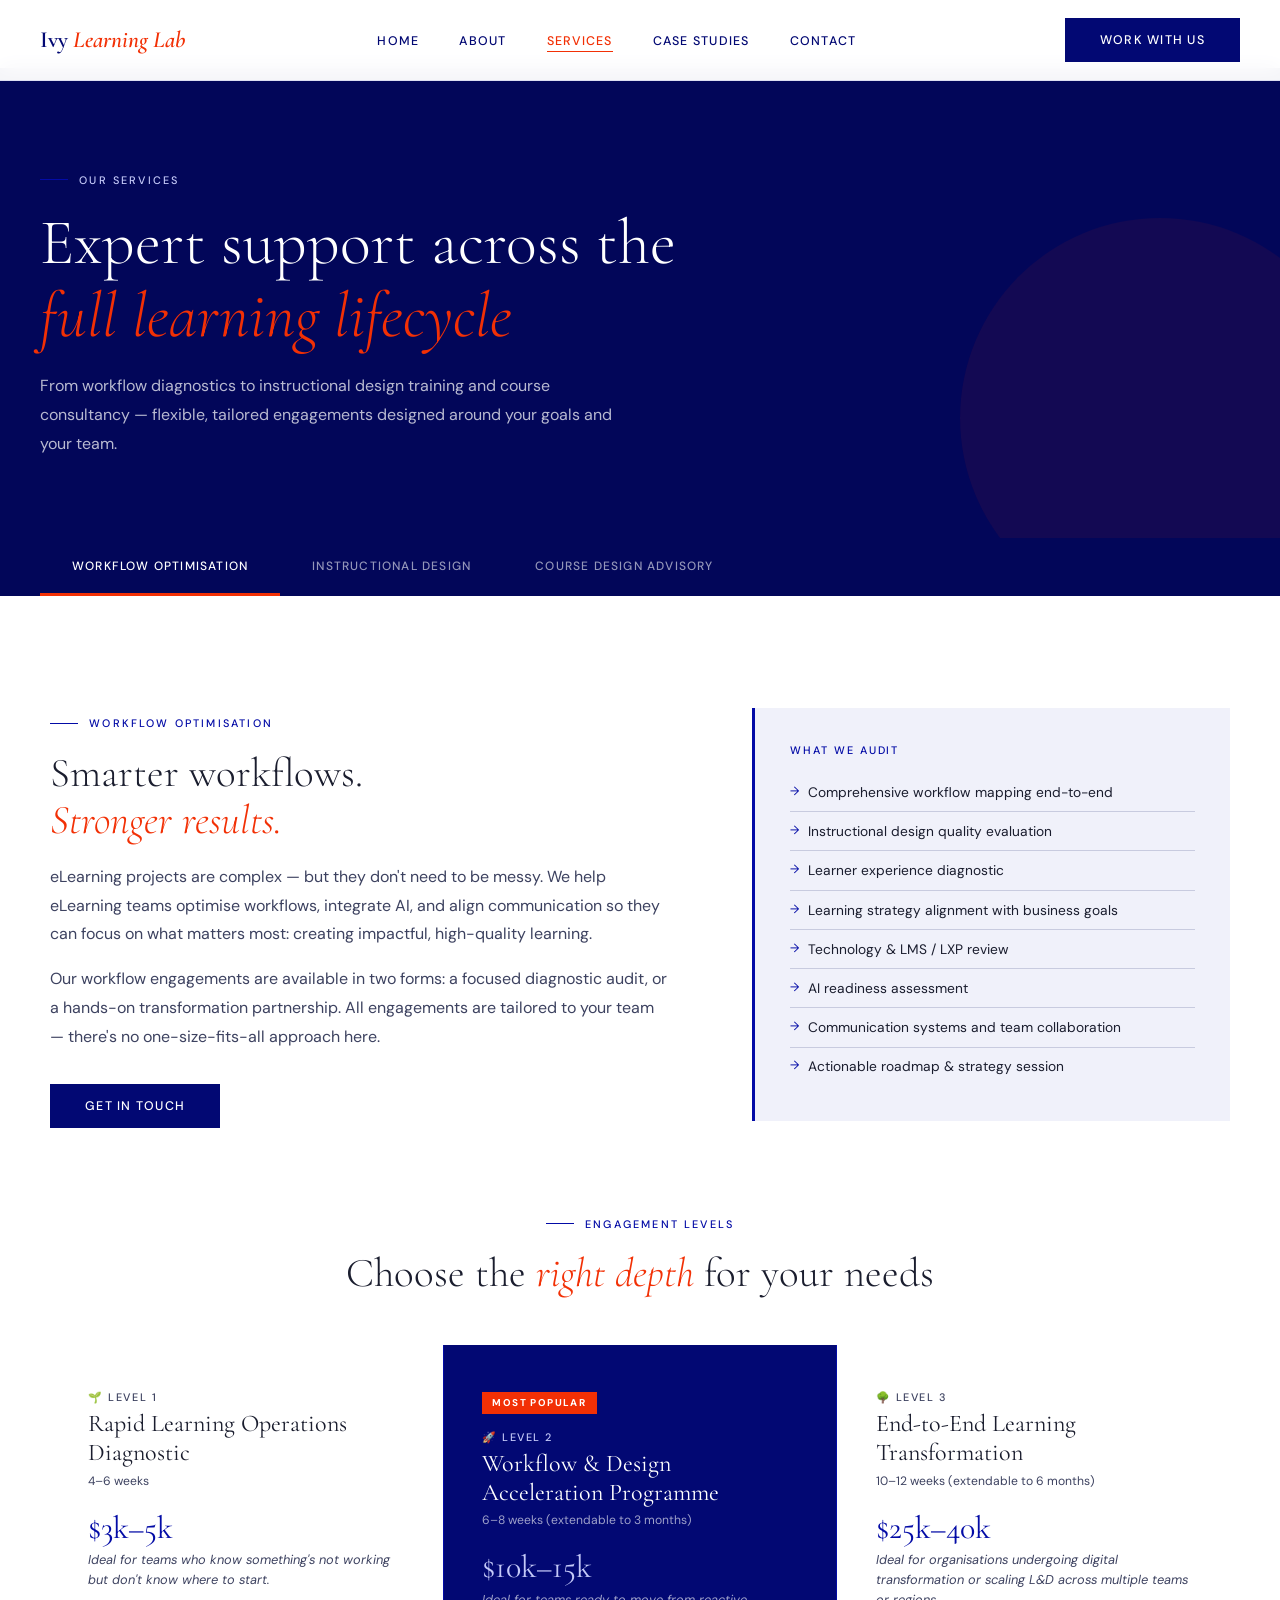
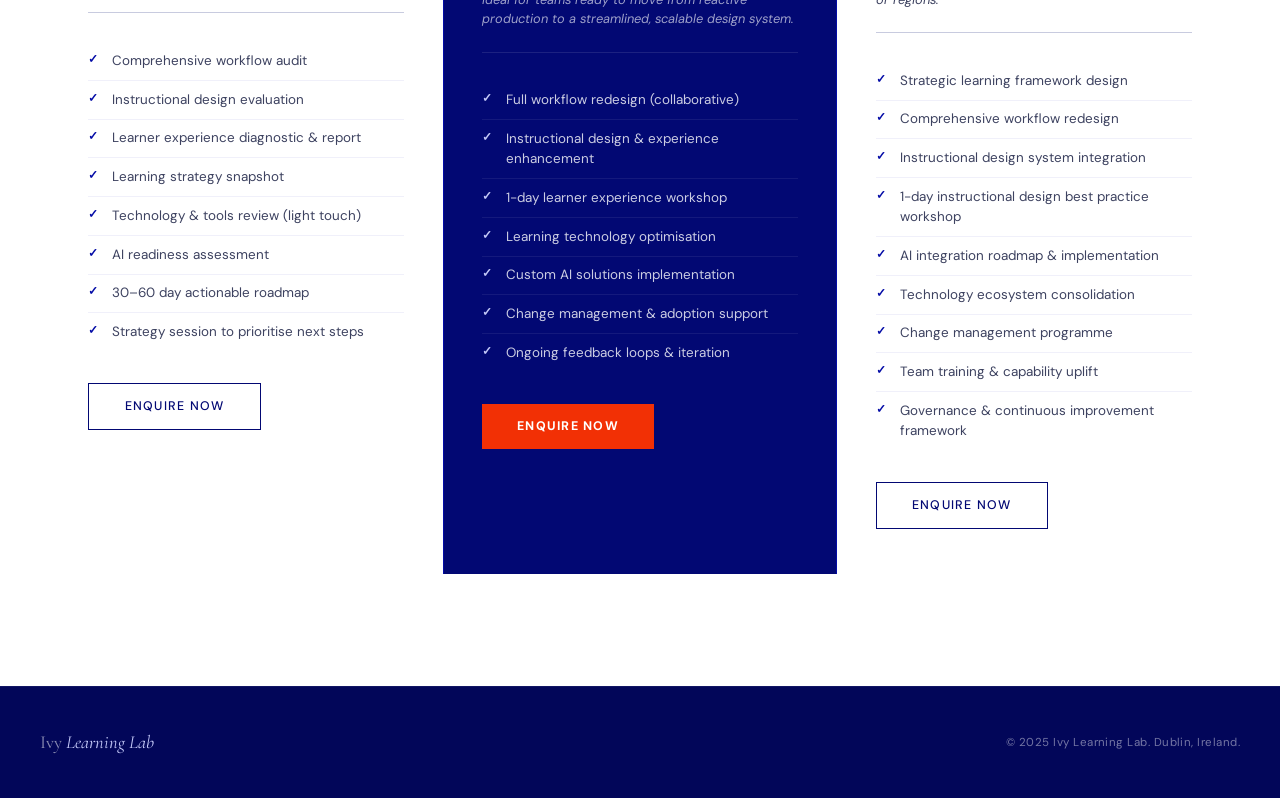
<file: pages/services.html>
<!DOCTYPE html>
<html lang="en">
<head>
  <meta charset="UTF-8">
  <meta name="viewport" content="width=device-width, initial-scale=1.0">
  <title>Services — Ivy Learning Lab</title>
  <meta name="description" content="Workflow optimisation, instructional design training, and course design advisory for learning teams.">
  <link rel="stylesheet" href="../css/style.css">
</head>
<body>

  <!-- NAV -->
  <nav class="nav">
    <a href="../index.html" class="nav-logo">Ivy <span>Learning Lab</span></a>
    <ul class="nav-links">
      <li><a href="../index.html">Home</a></li>
      <li><a href="about.html">About</a></li>
      <li><a href="services.html">Services</a></li>
      <li><a href="cases.html">Case Studies</a></li>
      <li><a href="contact.html">Contact</a></li>
    </ul>
    <a href="contact.html" class="btn btn-dark nav-cta">Work With Us</a>
    <button class="nav-toggle" aria-label="Open menu">
      <span></span><span></span><span></span>
    </button>
  </nav>

  <div class="page-wrap">

    <!-- PAGE HERO -->
    <div class="page-hero">
      <div class="page-hero-inner">
        <span class="eyebrow" style="color:var(--yellow)">Our Services</span>
        <h1>Expert support across the <em>full learning lifecycle</em></h1>
        <p>From workflow diagnostics to instructional design training and course consultancy — flexible, tailored engagements designed around your goals and your team.</p>
      </div>
    </div>

    <!-- TABS NAV -->
    <div class="tabs-nav">
      <button class="tab-btn active" data-tab="workflow">Workflow Optimisation</button>
      <button class="tab-btn" data-tab="lxd">Instructional Design</button>
      <button class="tab-btn" data-tab="advisory">Course Design Advisory</button>
    </div>

    <!-- PANEL: WORKFLOW -->
    <div id="panel-workflow" class="tab-panel active">
      <section class="section">
        <div class="container">
          <div class="service-intro">
            <div>
              <span class="eyebrow">Workflow Optimisation</span>
              <h2>Smarter workflows.<br><em>Stronger results.</em></h2>
              <p style="margin-top:1.2rem">eLearning projects are complex — but they don't need to be messy. We help eLearning teams optimise workflows, integrate AI, and align communication so they can focus on what matters most: creating impactful, high-quality learning.</p>
              <p style="margin-top:1rem">Our workflow engagements are available in two forms: a focused diagnostic audit, or a hands-on transformation partnership. All engagements are tailored to your team — there's no one-size-fits-all approach here.</p>
              <a href="contact.html" class="btn btn-dark" style="margin-top:2rem">Get in Touch</a>
            </div>
            <div class="sidebar-box">
              <div class="sidebar-label">What We Audit</div>
              <ul class="sidebar-list">
                <li>Comprehensive workflow mapping end-to-end</li>
                <li>Instructional design quality evaluation</li>
                <li>Learner experience diagnostic</li>
                <li>Learning strategy alignment with business goals</li>
                <li>Technology &amp; LMS / LXP review</li>
                <li>AI readiness assessment</li>
                <li>Communication systems and team collaboration</li>
                <li>Actionable roadmap &amp; strategy session</li>
              </ul>
            </div>
          </div>

          <div class="text-center" style="margin-bottom:3rem">
            <span class="eyebrow">Engagement Levels</span>
            <h2>Choose the <em>right depth</em> for your needs</h2>
          </div>
          <div class="packages-grid">
            <div class="pkg-card">
              <div class="pkg-level">🌱 Level 1</div>
              <div class="pkg-title">Rapid Learning Operations Diagnostic</div>
              <div class="pkg-timeline">4–6 weeks</div>
              <div class="pkg-price">$3k–5k</div>
              <div class="pkg-ideal">Ideal for teams who know something's not working but don't know where to start.</div>
              <ul class="pkg-features">
                <li>Comprehensive workflow audit</li>
                <li>Instructional design evaluation</li>
                <li>Learner experience diagnostic &amp; report</li>
                <li>Learning strategy snapshot</li>
                <li>Technology &amp; tools review (light touch)</li>
                <li>AI readiness assessment</li>
                <li>30–60 day actionable roadmap</li>
                <li>Strategy session to prioritise next steps</li>
              </ul>
              <a href="contact.html" class="btn btn-outline">Enquire Now</a>
            </div>
            <div class="pkg-card featured">
              <div class="pkg-badge">Most Popular</div>
              <div class="pkg-level">🚀 Level 2</div>
              <div class="pkg-title">Workflow &amp; Design Acceleration Programme</div>
              <div class="pkg-timeline">6–8 weeks (extendable to 3 months)</div>
              <div class="pkg-price">$10k–15k</div>
              <div class="pkg-ideal">Ideal for teams ready to move from reactive production to a streamlined, scalable design system.</div>
              <ul class="pkg-features">
                <li>Full workflow redesign (collaborative)</li>
                <li>Instructional design &amp; experience enhancement</li>
                <li>1-day learner experience workshop</li>
                <li>Learning technology optimisation</li>
                <li>Custom AI solutions implementation</li>
                <li>Change management &amp; adoption support</li>
                <li>Ongoing feedback loops &amp; iteration</li>
              </ul>
              <a href="contact.html" class="btn btn-marigold">Enquire Now</a>
            </div>
            <div class="pkg-card">
              <div class="pkg-level">🌳 Level 3</div>
              <div class="pkg-title">End-to-End Learning Transformation</div>
              <div class="pkg-timeline">10–12 weeks (extendable to 6 months)</div>
              <div class="pkg-price">$25k–40k</div>
              <div class="pkg-ideal">Ideal for organisations undergoing digital transformation or scaling L&amp;D across multiple teams or regions.</div>
              <ul class="pkg-features">
                <li>Strategic learning framework design</li>
                <li>Comprehensive workflow redesign</li>
                <li>Instructional design system integration</li>
                <li>1-day instructional design best practice workshop</li>
                <li>AI integration roadmap &amp; implementation</li>
                <li>Technology ecosystem consolidation</li>
                <li>Change management programme</li>
                <li>Team training &amp; capability uplift</li>
                <li>Governance &amp; continuous improvement framework</li>
              </ul>
              <a href="contact.html" class="btn btn-outline">Enquire Now</a>
            </div>
          </div>
        </div>
      </section>
    </div>

    <!-- PANEL: INSTRUCTIONAL DESIGN -->
    <div id="panel-lxd" class="tab-panel">
      <section class="section">
        <div class="container">
          <div class="service-intro">
            <div>
              <span class="eyebrow">Instructional Design Training</span>
              <h2>Build capability.<br><em>Drive results.</em></h2>
              <p style="margin-top:1.2rem">Is your organisation's knowledge trapped in slide decks that fail to change behaviour or improve performance? Whether you're building a training function from the ground up or modernising an existing curriculum, our bespoke instructional design training helps your team create learning experiences that truly deliver.</p>
              <p style="margin-top:1rem">Our training is practical and immediately applicable. Participants leave with tools, templates, and approaches they can use right away — tailored to your organisation's goals, context, and learners.</p>
              <a href="contact.html" class="btn btn-dark" style="margin-top:2rem">Get in Touch</a>
            </div>
            <div class="sidebar-box">
              <div class="sidebar-label">Training Covers</div>
              <ul class="sidebar-list">
                <li>Working effectively with Subject Matter Experts</li>
                <li>Applying learning science to real projects</li>
                <li>Best practices across the content development workflow</li>
                <li>Identifying learning outcomes &amp; designing course outlines</li>
                <li>Leveraging AI in design and development</li>
                <li>Designing meaningful assessments &amp; learning activities</li>
                <li>Assessing learner outcomes and training impact</li>
                <li>Selecting the right delivery methods and technologies</li>
              </ul>
            </div>
          </div>

          <div class="text-center" style="margin-bottom:0">
            <span class="eyebrow">Training Modules</span>
            <h2>What your team <em>will master</em></h2>
          </div>
          <div class="modules-grid">
            <div class="module-card">
              <span class="module-icon">🧠</span>
              <div class="module-title">Learning Science in Practice</div>
              <p class="module-text">Demystifying instructional design principles and showing your team how to apply them in real projects — not just in theory.</p>
            </div>
            <div class="module-card">
              <span class="module-icon">🗂️</span>
              <div class="module-title">Working with SMEs</div>
              <p class="module-text">Practical frameworks for capturing expertise, clarifying priorities, and translating complex knowledge into learner-focused content.</p>
            </div>
            <div class="module-card">
              <span class="module-icon">🎯</span>
              <div class="module-title">Learning Outcomes &amp; Course Design</div>
              <p class="module-text">Identifying clear outcomes and designing structured course outlines that align with business objectives and learner needs.</p>
            </div>
            <div class="module-card">
              <span class="module-icon">📝</span>
              <div class="module-title">Assessment Design</div>
              <p class="module-text">Designing meaningful assessments — from scenario-based tasks to project-based work — that enable learners to apply skills in real-world contexts.</p>
            </div>
            <div class="module-card">
              <span class="module-icon">🤖</span>
              <div class="module-title">AI in Learning Design</div>
              <p class="module-text">Practical, ethical guidance on leveraging AI in your design and development workflow — helping you work smarter while maintaining quality.</p>
            </div>
            <div class="module-card">
              <span class="module-icon">📊</span>
              <div class="module-title">Measuring Impact</div>
              <p class="module-text">Assessing learner outcomes and training impact so you can demonstrate value, improve performance, and continuously refine your programmes.</p>
            </div>
          </div>
        </div>
      </section>
    </div>

    <!-- PANEL: ADVISORY -->
    <div id="panel-advisory" class="tab-panel">
      <section class="section">
        <div class="container">
          <div class="service-intro">
            <div>
              <span class="eyebrow">Course Design Advisory</span>
              <h2>Independent advice.<br><em>Clear direction.</em></h2>
              <p style="margin-top:1.2rem">Not sure where to start, or feeling your courses are falling short of their potential? If engagement is low, outcomes are unclear, or design decisions feel uncertain, our instructional design consultancy gives you the expert direction you need to move forward with confidence.</p>
              <p style="margin-top:1rem">We provide bespoke, research-led course design advice to help organisations design learning that is effective, accessible, and fit for purpose. We're not tied to any platform or solution — our advice is objective, research-informed, and shaped by years of real-world experience.</p>
              <a href="contact.html" class="btn btn-dark" style="margin-top:2rem">Get in Touch</a>
            </div>
            <div class="sidebar-box">
              <div class="sidebar-label">Advisory Areas</div>
              <ul class="sidebar-list">
                <li>Learner research and needs analysis</li>
                <li>Course and curriculum design guidance</li>
                <li>Learning science &amp; best practice review</li>
                <li>Assessment and activity design</li>
                <li>Accessibility and inclusive design</li>
                <li>Delivery and technology strategy</li>
                <li>AI in learning design (practical &amp; ethical)</li>
                <li>Course review and quality assurance</li>
              </ul>
            </div>
          </div>

          <div class="text-center" style="margin-bottom:0">
            <span class="eyebrow">Full Lifecycle Support</span>
            <h2>From early concept to <em>launch and beyond</em></h2>
          </div>
          <div class="modules-grid">
            <div class="module-card">
              <span class="module-icon">🔍</span>
              <div class="module-title">Needs Analysis &amp; Learner Research</div>
              <p class="module-text">Identify genuine performance gaps, understand your learners, and define success criteria before committing to any design direction.</p>
            </div>
            <div class="module-card">
              <span class="module-icon">🏛️</span>
              <div class="module-title">Curriculum &amp; Course Architecture</div>
              <p class="module-text">Expert guidance on learning outcomes, course structure, and instructional strategy — ensuring your design decisions are coherent and intentional.</p>
            </div>
            <div class="module-card">
              <span class="module-icon">♿</span>
              <div class="module-title">Accessibility &amp; Inclusive Design</div>
              <p class="module-text">Helping you meet accessibility standards, reduce barriers, and design learning that genuinely works for all learners.</p>
            </div>
            <div class="module-card">
              <span class="module-icon">🖥️</span>
              <div class="module-title">Delivery &amp; Technology Strategy</div>
              <p class="module-text">Clear, objective recommendations on modality — online, blended, or in person — and the right technology stack for your context and budget.</p>
            </div>
            <div class="module-card">
              <span class="module-icon">✅</span>
              <div class="module-title">Course Review &amp; QA</div>
              <p class="module-text">Independent review of existing courses identifying risks, gaps, and opportunities with clear, actionable recommendations for improvement.</p>
            </div>
            <div class="module-card">
              <span class="module-icon">🤖</span>
              <div class="module-title">AI in Learning — Practical Guidance</div>
              <p class="module-text">Practical, ethical guidance on where AI genuinely adds value in your learning design process — and where it doesn't.</p>
            </div>
          </div>
        </div>
      </section>
    </div>

  </div>

  <footer>
    <div class="footer-logo">Ivy <span>Learning Lab</span></div>
    <div class="footer-copy">© 2025 Ivy Learning Lab. Dublin, Ireland.</div>
  </footer>

  <script src="../js/main.js"></script>
</body>
</html>
</file>
<file: css/style.css>
@import url('https://fonts.googleapis.com/css2?family=Cormorant+Garamond:ital,wght@0,300;0,400;0,600;1,300;1,400&family=DM+Sans:wght@300;400;500&display=swap');

/* ===================== RESET & VARIABLES ===================== */
*, *::before, *::after { box-sizing: border-box; margin: 0; padding: 0; }
html { scroll-behavior: smooth; }

/*
  PALETTE & WCAG 2.2 NOTES:
  --brand-mid   #030BA6  primary blue  — on white: 9.8:1 ✓ AAA
  --brand-dark  #020873  deep navy     — on white: 12.6:1 ✓ AAA
  --brand-deep  #020659  darkest navy  — on white: ~14:1 ✓ AAA
  --accent      #F23005  red-orange    — on white: 4.6:1 ✓ AA (used at large/bold sizes)
  --light       #D9D9D9  grey          — used for borders/backgrounds only, never as text

  Body text (#1a1d2e) on white: 16.5:1 ✓ AAA
  Muted text (#3d4260) on white: 7.2:1 ✓ AA
  White on brand-dark: 12.6:1 ✓ AAA
  White on brand-deep: ~14:1 ✓ AAA
  Periwinkle #c4c9f8 on brand-dark: ~5.5:1 ✓ AA
  Focus visible: 3px solid accent, offset 2px ✓ WCAG 2.2 3.3 Focus Appearance
*/

:root {
  --brand-mid:   #030BA6;
  --brand-dark:  #020873;
  --brand-deep:  #020659;
  --accent:      #F23005;
  --light:       #D9D9D9;
  --offwhite:    #F0F1FA;
  --body-text:   #1a1d2e;
  --muted-text:  #3d4260;
  --white:       #ffffff;
  --border:      #c8cbdf;
  --serif:       'Cormorant Garamond', Georgia, serif;
  --sans:        'DM Sans', sans-serif;

  /* Legacy aliases */
  --dark:        var(--brand-dark);
  --marigold:    var(--accent);
  --yellow:      #c4c9f8;
  --slate:       var(--muted-text);
}

body {
  font-family: var(--sans);
  background: var(--white);
  color: var(--body-text);
  overflow-x: hidden;
}

img { display: block; max-width: 100%; }
a { text-decoration: none; color: inherit; }
ul { list-style: none; }

/* ===================== FOCUS (WCAG 2.2) ===================== */
:focus-visible {
  outline: 3px solid var(--accent);
  outline-offset: 2px;
}

/* ===================== TYPOGRAPHY ===================== */
h1, h2, h3 {
  font-family: var(--serif);
  font-weight: 300;
  line-height: 1.15;
}
h1 { font-size: clamp(2.6rem, 5vw, 4.4rem); }
h2 { font-size: clamp(1.9rem, 3.2vw, 2.9rem); }
h3 { font-size: clamp(1.3rem, 2vw, 1.7rem); }
h1 em, h2 em, h3 em { font-style: italic; color: var(--accent); }
p { line-height: 1.8; color: var(--muted-text); }

/* Eyebrow: brand-mid on white/offwhite — 9.8:1 ✓ AAA */
.eyebrow {
  display: inline-flex;
  align-items: center;
  gap: 0.7rem;
  font-size: 0.68rem;
  letter-spacing: 0.2em;
  text-transform: uppercase;
  font-weight: 500;
  color: var(--brand-mid);
  margin-bottom: 1.2rem;
}
.eyebrow::before {
  content: '';
  display: block;
  width: 28px;
  height: 1px;
  background: var(--brand-mid);
}

/* ===================== BUTTONS ===================== */
.btn {
  display: inline-block;
  font-family: var(--sans);
  font-size: 0.78rem;
  font-weight: 500;
  letter-spacing: 0.1em;
  text-transform: uppercase;
  padding: 0.9rem 2.2rem;
  cursor: pointer;
  transition: all 0.22s;
  border: none;
}
/* white on brand-dark — 12.6:1 ✓ AAA */
.btn-dark {
  background: var(--brand-dark);
  color: var(--white);
}
.btn-dark:hover { background: var(--brand-mid); color: var(--white); }

/* brand-dark on white — 12.6:1 ✓ AAA */
.btn-outline {
  background: transparent;
  color: var(--brand-dark);
  border: 1.5px solid var(--brand-dark);
}
.btn-outline:hover { background: var(--brand-dark); color: var(--white); }

/* white on accent at bold weight — 4.6:1 ✓ AA */
.btn-marigold {
  background: var(--accent);
  color: var(--white);
  font-weight: 700;
}
.btn-marigold:hover { background: #c92500; }

/* ===================== LAYOUT UTILITIES ===================== */
.container { max-width: 1260px; margin: 0 auto; padding: 0 2.5rem; }
.section { padding: 7rem 0; }
.section-sm { padding: 4rem 0; }
.section-dark { background: var(--brand-deep); }
.section-off { background: var(--offwhite); }
.text-center { text-align: center; }

/* ===================== NAV ===================== */
.nav {
  position: fixed;
  top: 0; left: 0; right: 0;
  z-index: 100;
  background: rgba(255,255,255,0.96);
  backdrop-filter: blur(10px);
  border-bottom: 1px solid rgba(3,11,166,0.1);
  padding: 1.1rem 2.5rem;
  display: flex;
  justify-content: space-between;
  align-items: center;
}
.nav-logo {
  font-family: var(--serif);
  font-size: 1.45rem;
  font-weight: 600;
  color: var(--brand-dark);
}
.nav-logo span { color: var(--accent); font-style: italic; }
.nav-links {
  display: flex;
  gap: 2.5rem;
}
/* brand-dark on white — 12.6:1 ✓ AAA */
.nav-links a {
  font-size: 0.78rem;
  letter-spacing: 0.1em;
  text-transform: uppercase;
  font-weight: 500;
  color: var(--brand-dark);
  transition: color 0.2s;
  position: relative;
}
.nav-links a::after {
  content: '';
  position: absolute;
  bottom: -3px; left: 0;
  width: 0; height: 1.5px;
  background: var(--accent);
  transition: width 0.2s;
}
.nav-links a:hover { color: var(--accent); }
.nav-links a:hover::after,
.nav-links a.active::after { width: 100%; }
/* accent on white — 4.6:1 ✓ AA (bold uppercase — qualifies as large text) */
.nav-links a.active { color: var(--accent); }

.nav-cta { margin-left: 1rem; }

/* Hamburger */
.nav-toggle {
  display: none;
  flex-direction: column;
  gap: 5px;
  cursor: pointer;
  background: none;
  border: none;
  padding: 4px;
}
.nav-toggle span {
  display: block;
  width: 24px; height: 2px;
  background: var(--brand-dark);
  transition: all 0.3s;
}

/* ===================== PAGE WRAPPER ===================== */
.page-wrap { padding-top: 68px; }

/* ===================== HERO ===================== */
.hero {
  display: grid;
  grid-template-columns: 1fr 1fr;
  min-height: calc(100vh - 68px);
}
.hero-left {
  display: flex;
  flex-direction: column;
  justify-content: center;
  padding: 5rem 4rem 5rem 2.5rem;
}
.hero-left h1 { margin-bottom: 1.4rem; }
.hero-left p { font-size: 1rem; max-width: 480px; margin-bottom: 2.5rem; }
.hero-ctas { display: flex; gap: 1rem; flex-wrap: wrap; }

.hero-right {
  position: relative;
  overflow: hidden;
  background: var(--offwhite);
}
.photo-collage {
  display: grid;
  grid-template-columns: 1fr 1fr;
  grid-template-rows: 1fr 1fr;
  gap: 4px;
  height: 100%;
  padding: 4px;
}
.pc-tall {
  grid-column: 1;
  grid-row: 1 / 3;
  overflow: hidden;
}
.pc-top-right {
  grid-column: 2;
  grid-row: 1;
  display: grid;
  grid-template-columns: 1fr 1fr;
  gap: 4px;
}
.pc-top-right > * { overflow: hidden; }
.pc-bottom-right {
  grid-column: 2;
  grid-row: 2;
  overflow: hidden;
}
.photo-collage img {
  width: 100%;
  height: 100%;
  object-fit: cover;
}

/* ===================== SERVICE STRIP ===================== */
.service-strip {
  background: var(--brand-deep);
  display: grid;
  grid-template-columns: repeat(4, 1fr);
}
.strip-item {
  padding: 2rem 2rem;
  border-right: 1px solid rgba(255,255,255,0.07);
  cursor: pointer;
  transition: background 0.2s;
  text-decoration: none;
}
.strip-item:last-child { border-right: none; }
.strip-item:hover { background: rgba(242,48,5,0.1); }
.strip-icon { font-size: 1.4rem; margin-bottom: 0.7rem; display: block; }
/* white on brand-deep — ~14:1 ✓ AAA */
.strip-title {
  font-family: var(--serif);
  font-size: 1.1rem;
  color: var(--white);
  margin-bottom: 0.4rem;
}
/* rgba white at 0.62 on brand-deep — ~6.5:1 ✓ AA */
.strip-desc { font-size: 0.76rem; color: rgba(255,255,255,0.62); line-height: 1.6; }

/* ===================== TWO-COL SPLIT ===================== */
.split {
  display: grid;
  grid-template-columns: 1fr 1fr;
  gap: 6rem;
  align-items: center;
}
.split-reverse { direction: rtl; }
.split-reverse > * { direction: ltr; }

/* ===================== STATS GRID ===================== */
.stats-grid {
  display: grid;
  grid-template-columns: 1fr 1fr;
  gap: 1px;
  background: var(--border);
}
.stat-card {
  background: var(--offwhite);
  padding: 2.2rem 2rem;
}
/* brand-mid on offwhite — 9.1:1 ✓ AAA */
.stat-num {
  font-family: var(--serif);
  font-size: 2.8rem;
  color: var(--brand-mid);
  font-weight: 400;
  line-height: 1;
  margin-bottom: 0.3rem;
}
/* muted-text on offwhite — 6.8:1 ✓ AA */
.stat-label { font-size: 0.78rem; color: var(--muted-text); font-weight: 500; line-height: 1.4; }

/* ===================== APPROACH CARDS ===================== */
.approach-grid {
  display: grid;
  grid-template-columns: repeat(3, 1fr);
  gap: 1px;
  background: var(--brand-mid);
  margin-top: 4rem;
}
.approach-card {
  background: var(--offwhite);
  padding: 3rem 2.5rem;
}
.approach-num {
  font-family: var(--serif);
  font-size: 3.5rem;
  color: rgba(3,11,166,0.1);
  font-weight: 600;
  line-height: 1;
  margin-bottom: -0.5rem;
}
/* body-text on offwhite — 15.6:1 ✓ AAA */
.approach-title {
  font-family: var(--serif);
  font-size: 1.35rem;
  color: var(--body-text);
  margin-bottom: 0.8rem;
}
.approach-text { font-size: 0.88rem; }

/* ===================== TEAM CARDS ===================== */
.team-grid {
  display: grid;
  grid-template-columns: 1fr 1fr;
  gap: 2rem;
  margin-top: 4rem;
}
.team-card { border: 1px solid var(--border); }
.team-card-header {
  background: var(--brand-dark);
  padding: 2.8rem;
  position: relative;
  overflow: hidden;
}
.team-card-header::after {
  content: '';
  position: absolute;
  top: -40px; right: -40px;
  width: 120px; height: 120px;
  border-radius: 50%;
  background: rgba(242,48,5,0.1);
}
/* #c4c9f8 on brand-dark — ~5.5:1 ✓ AA */
.team-initial {
  width: 64px; height: 64px;
  border-radius: 50%;
  background: rgba(196,201,248,0.15);
  border: 1.5px solid rgba(196,201,248,0.35);
  display: flex; align-items: center; justify-content: center;
  font-family: var(--serif);
  font-size: 1.8rem;
  color: #c4c9f8;
  margin-bottom: 1.2rem;
}
/* white on brand-dark — 12.6:1 ✓ AAA */
.team-name {
  font-family: var(--serif);
  font-size: 1.7rem;
  color: var(--white);
  margin-bottom: 0.3rem;
}
.team-role {
  font-size: 0.7rem;
  text-transform: uppercase;
  letter-spacing: 0.15em;
  color: #c4c9f8;
  font-weight: 500;
}
.team-card-body { padding: 2.2rem 2.8rem; }
.team-bio { font-size: 0.88rem; margin-bottom: 1.8rem; }
.tags { display: flex; flex-wrap: wrap; gap: 0.5rem; }
/* body-text on offwhite — 15.6:1 ✓ AAA */
.tag {
  font-size: 0.68rem;
  letter-spacing: 0.08em;
  text-transform: uppercase;
  background: var(--offwhite);
  color: var(--body-text);
  padding: 0.3rem 0.75rem;
  border: 1px solid var(--border);
  font-weight: 500;
}

/* ===================== VALUES ===================== */
.values-list { margin-top: 2.5rem; }
.value-row {
  display: flex;
  gap: 1.4rem;
  align-items: flex-start;
  padding: 1.4rem 0;
  border-bottom: 1px solid var(--border);
}
.value-icon {
  width: 38px; height: 38px;
  background: var(--brand-mid);
  color: var(--white);
  display: flex; align-items: center; justify-content: center;
  font-size: 1rem;
  flex-shrink: 0;
}
.value-content h4 {
  font-family: var(--serif);
  font-size: 1.1rem;
  margin-bottom: 0.2rem;
  color: var(--body-text);
}
.value-content p { font-size: 0.82rem; margin: 0; }

/* ===================== SERVICES TABS ===================== */
.tabs-nav {
  background: var(--brand-deep);
  display: flex;
  padding: 0 2.5rem;
  overflow-x: auto;
  gap: 0;
}
/* rgba 0.58 white on brand-deep — ~6:1 ✓ AA */
.tab-btn {
  background: none;
  border: none;
  border-bottom: 3px solid transparent;
  color: rgba(255,255,255,0.58);
  font-family: var(--sans);
  font-size: 0.75rem;
  letter-spacing: 0.1em;
  text-transform: uppercase;
  font-weight: 500;
  padding: 1.2rem 2rem;
  cursor: pointer;
  transition: all 0.2s;
  white-space: nowrap;
}
.tab-btn:hover { color: rgba(255,255,255,0.85); }
/* white on brand-deep — ~14:1 ✓ AAA */
.tab-btn.active { color: var(--white); border-bottom-color: var(--accent); }

.tab-panel { display: none; }
.tab-panel.active { display: block; }

/* ===================== SERVICE INTRO ===================== */
.service-intro {
  display: grid;
  grid-template-columns: 1.3fr 1fr;
  gap: 5rem;
  align-items: start;
  margin-bottom: 5rem;
}
.sidebar-box {
  background: var(--offwhite);
  padding: 2.2rem;
  border-left: 3px solid var(--brand-mid);
}
.sidebar-label {
  font-size: 0.68rem;
  letter-spacing: 0.18em;
  text-transform: uppercase;
  color: var(--brand-mid);
  font-weight: 500;
  margin-bottom: 1rem;
}
.sidebar-list li {
  font-size: 0.86rem;
  color: var(--body-text);
  padding: 0.55rem 0 0.55rem 1.1rem;
  border-bottom: 1px solid var(--border);
  position: relative;
  line-height: 1.5;
}
.sidebar-list li:last-child { border-bottom: none; }
.sidebar-list li::before {
  content: '→';
  position: absolute;
  left: 0;
  color: var(--brand-mid);
  font-size: 0.75rem;
}

/* ===================== PACKAGES ===================== */
.packages-grid {
  display: grid;
  grid-template-columns: repeat(3, 1fr);
  gap: 1px;
  background: var(--brand-mid);
}
.pkg-card {
  background: var(--white);
  padding: 2.8rem 2.4rem;
}
.pkg-card.featured { background: var(--brand-dark); }
/* white on accent bold uppercase — 4.6:1 ✓ AA */
.pkg-badge {
  font-size: 0.62rem;
  letter-spacing: 0.14em;
  text-transform: uppercase;
  background: var(--accent);
  color: var(--white);
  padding: 0.28rem 0.65rem;
  display: inline-block;
  margin-bottom: 1rem;
  font-weight: 700;
}
.pkg-level {
  font-size: 0.68rem;
  letter-spacing: 0.14em;
  text-transform: uppercase;
  color: var(--muted-text);
  font-weight: 500;
  margin-bottom: 0.4rem;
}
.pkg-card.featured .pkg-level { color: #c4c9f8; }
.pkg-title {
  font-family: var(--serif);
  font-size: 1.5rem;
  color: var(--body-text);
  line-height: 1.2;
  margin-bottom: 0.3rem;
}
.pkg-card.featured .pkg-title { color: var(--white); }
.pkg-timeline { font-size: 0.76rem; color: var(--muted-text); margin-bottom: 1.2rem; }
.pkg-card.featured .pkg-timeline { color: rgba(255,255,255,0.62); }
/* brand-mid on white — 9.8:1 ✓ AAA */
.pkg-price {
  font-family: var(--serif);
  font-size: 2rem;
  color: var(--brand-mid);
  font-weight: 400;
  margin-bottom: 0.2rem;
}
.pkg-card.featured .pkg-price { color: #c4c9f8; }
.pkg-ideal {
  font-size: 0.8rem;
  color: var(--muted-text);
  font-style: italic;
  line-height: 1.55;
  margin-bottom: 1.8rem;
  padding-bottom: 1.4rem;
  border-bottom: 1px solid var(--border);
}
.pkg-card.featured .pkg-ideal { color: rgba(255,255,255,0.62); border-bottom-color: rgba(255,255,255,0.1); }
.pkg-features { margin-bottom: 2rem; }
.pkg-features li {
  font-size: 0.84rem;
  color: var(--muted-text);
  padding: 0.55rem 0 0.55rem 1.5rem;
  border-bottom: 1px solid rgba(3,11,166,0.06);
  position: relative;
  line-height: 1.5;
}
.pkg-features li:last-child { border-bottom: none; }
.pkg-card.featured .pkg-features li { color: rgba(255,255,255,0.8); border-bottom-color: rgba(255,255,255,0.07); }
.pkg-features li::before {
  content: '✓';
  position: absolute;
  left: 0;
  color: var(--brand-mid);
  font-size: 0.72rem;
  font-weight: 700;
}
.pkg-card.featured .pkg-features li::before { color: #c4c9f8; }

/* ===================== LXD MODULES ===================== */
.modules-grid {
  display: grid;
  grid-template-columns: 1fr 1fr;
  gap: 1px;
  background: var(--border);
  margin-top: 3rem;
}
.module-card {
  background: var(--white);
  padding: 2.4rem;
}
.module-icon { font-size: 1.7rem; margin-bottom: 0.8rem; display: block; }
.module-title {
  font-family: var(--serif);
  font-size: 1.25rem;
  color: var(--body-text);
  margin-bottom: 0.6rem;
}
.module-text { font-size: 0.85rem; }

/* ===================== CASE STUDIES ===================== */
.filter-bar {
  display: flex;
  gap: 0.6rem;
  flex-wrap: wrap;
  align-items: center;
  margin-bottom: 3rem;
}
.filter-label {
  font-size: 0.68rem;
  letter-spacing: 0.18em;
  text-transform: uppercase;
  color: var(--brand-mid);
  font-weight: 500;
  margin-right: 0.5rem;
}
.filter-btn {
  background: none;
  border: 1px solid var(--border);
  color: var(--muted-text);
  font-family: var(--sans);
  font-size: 0.72rem;
  letter-spacing: 0.08em;
  text-transform: uppercase;
  font-weight: 500;
  padding: 0.38rem 0.9rem;
  cursor: pointer;
  transition: all 0.2s;
}
.filter-btn:hover, .filter-btn.active {
  background: var(--brand-dark);
  border-color: var(--brand-dark);
  color: var(--white);
}
.cases-grid {
  display: grid;
  grid-template-columns: 1fr 1fr;
  gap: 1px;
  background: var(--border);
}
.case-card {
  background: var(--offwhite);
  padding: 2.8rem;
  cursor: pointer;
  transition: background 0.22s;
  position: relative;
}
.case-card:hover { background: var(--white); }
.case-card:hover .case-arrow { opacity: 1; transform: translateX(0); }
.case-arrow {
  position: absolute;
  bottom: 2.2rem; right: 2.2rem;
  font-size: 1.3rem;
  color: var(--brand-mid);
  opacity: 0;
  transform: translateX(-8px);
  transition: all 0.25s;
}
.case-meta {
  display: flex;
  align-items: center;
  gap: 0.6rem;
  margin-bottom: 1rem;
}
/* brand-mid on offwhite — 9.1:1 ✓ AAA */
.case-client {
  font-size: 0.68rem;
  letter-spacing: 0.16em;
  text-transform: uppercase;
  color: var(--brand-mid);
  font-weight: 500;
}
/* body-text on #dfe1f5 — ~14:1 ✓ AAA */
.case-person {
  font-size: 0.65rem;
  background: #dfe1f5;
  color: var(--body-text);
  padding: 0.18rem 0.6rem;
  font-weight: 600;
  letter-spacing: 0.06em;
  text-transform: uppercase;
}
.case-title {
  font-family: var(--serif);
  font-size: 1.5rem;
  color: var(--body-text);
  margin-bottom: 0.9rem;
  line-height: 1.25;
}
.case-text { font-size: 0.86rem; margin-bottom: 1.6rem; }
.outcome-pills { display: flex; flex-wrap: wrap; gap: 0.45rem; }
/* white on brand-dark — 12.6:1 ✓ AAA */
.pill {
  font-size: 0.68rem;
  background: var(--brand-dark);
  color: var(--white);
  padding: 0.28rem 0.75rem;
  letter-spacing: 0.05em;
}

/* ===================== MODAL ===================== */
.modal-overlay {
  display: none;
  position: fixed; inset: 0; z-index: 200;
  background: rgba(2,8,115,0.82);
  backdrop-filter: blur(4px);
  padding: 2rem;
  overflow-y: auto;
  align-items: flex-start;
  justify-content: center;
}
.modal-overlay.open { display: flex; }
.modal-box {
  background: var(--white);
  max-width: 780px;
  width: 100%;
  margin: auto;
}
.modal-head {
  background: var(--brand-deep);
  padding: 3rem;
  position: relative;
}
.modal-close {
  position: absolute; top: 1.2rem; right: 1.2rem;
  width: 34px; height: 34px;
  background: rgba(255,255,255,0.12);
  border: none; color: var(--white);
  font-size: 1rem; cursor: pointer;
  display: flex; align-items: center; justify-content: center;
  transition: background 0.2s;
  font-family: var(--sans);
}
.modal-close:hover { background: rgba(242,48,5,0.35); }
/* #c4c9f8 on brand-deep — ~6:1 ✓ AA */
.modal-client-label {
  font-size: 0.68rem;
  letter-spacing: 0.18em;
  text-transform: uppercase;
  color: #c4c9f8;
  font-weight: 500;
  margin-bottom: 0.7rem;
}
.modal-title {
  font-family: var(--serif);
  font-size: 2rem;
  color: var(--white);
  font-weight: 300;
  line-height: 1.2;
}
.modal-body { padding: 3rem; }
.modal-section { margin-bottom: 2.2rem; }
/* brand-mid on white — 9.8:1 ✓ AAA */
.modal-section-label {
  font-size: 0.66rem;
  letter-spacing: 0.18em;
  text-transform: uppercase;
  color: var(--brand-mid);
  font-weight: 500;
  margin-bottom: 0.7rem;
}
.modal-section p { font-size: 0.88rem; }
.modal-section ul { padding: 0; }
.modal-section ul li {
  font-size: 0.88rem;
  color: var(--muted-text);
  padding: 0.38rem 0 0.38rem 1.2rem;
  position: relative;
  line-height: 1.7;
}
.modal-section ul li::before {
  content: '—';
  position: absolute; left: 0;
  color: var(--brand-mid);
}
.modal-skills { display: flex; flex-wrap: wrap; gap: 0.5rem; margin-top: 0.5rem; }

/* ===================== CONTACT ===================== */
.contact-grid {
  display: grid;
  grid-template-columns: 1fr 1.3fr;
  min-height: 70vh;
}
.contact-left {
  background: var(--brand-deep);
  padding: 5rem 3.5rem;
  position: relative;
  overflow: hidden;
}
.contact-left::before {
  content: '';
  position: absolute;
  bottom: -80px; left: -80px;
  width: 300px; height: 300px;
  border-radius: 50%;
  background: rgba(242,48,5,0.08);
}
.contact-left h2 { color: var(--white); margin-bottom: 1.2rem; position: relative; z-index: 1; }
/* rgba 0.72 white on brand-deep — ~7:1 ✓ AA */
.contact-left > p { color: rgba(255,255,255,0.72); font-size: 0.92rem; max-width: 340px; margin-bottom: 3rem; position: relative; z-index: 1; }
.contact-details { display: flex; flex-direction: column; gap: 1.8rem; position: relative; z-index: 1; }
/* #c4c9f8 on brand-deep — ~6:1 ✓ AA */
.contact-detail-label {
  font-size: 0.64rem;
  letter-spacing: 0.18em;
  text-transform: uppercase;
  color: #c4c9f8;
  font-weight: 500;
  margin-bottom: 0.25rem;
}
.contact-detail-value { color: var(--white); font-size: 0.92rem; }
.contact-right { background: var(--white); padding: 5rem 4rem; }
.contact-right h2 { margin-bottom: 0.6rem; }
.contact-right > p { color: var(--muted-text); font-size: 0.88rem; margin-bottom: 2.5rem; }
.form-grid {
  display: grid;
  grid-template-columns: 1fr 1fr;
  gap: 1.1rem;
}
.form-field { display: flex; flex-direction: column; gap: 0.38rem; }
.form-field.full { grid-column: 1 / -1; }
.form-field label {
  font-size: 0.68rem;
  letter-spacing: 0.12em;
  text-transform: uppercase;
  font-weight: 500;
  color: var(--body-text);
}
.form-field input,
.form-field select,
.form-field textarea {
  padding: 0.78rem 1rem;
  border: 1px solid var(--border);
  background: var(--offwhite);
  font-family: var(--sans);
  font-size: 0.88rem;
  color: var(--body-text);
  outline: none;
  transition: border-color 0.2s, outline 0.2s;
  resize: vertical;
}
.form-field input:focus,
.form-field select:focus,
.form-field textarea:focus {
  border-color: var(--brand-mid);
  outline: 2px solid var(--brand-mid);
  outline-offset: 0;
  background: var(--white);
}
.form-field textarea { min-height: 110px; }
.form-submit { margin-top: 1.4rem; }
.form-confirm {
  display: none;
  background: var(--offwhite);
  border: 1px solid var(--brand-mid);
  padding: 1.2rem;
  font-size: 0.88rem;
  color: var(--body-text);
  margin-top: 1rem;
  line-height: 1.6;
}

/* ===================== PAGE HERO (inner pages) ===================== */
.page-hero {
  background: var(--brand-deep);
  padding: 6rem 2.5rem 5rem;
  position: relative;
  overflow: hidden;
}
.page-hero::after {
  content: '';
  position: absolute;
  right: -80px; bottom: -80px;
  width: 400px; height: 400px;
  border-radius: 50%;
  background: rgba(242,48,5,0.07);
  pointer-events: none;
}
.page-hero-inner { max-width: 700px; position: relative; z-index: 1; }
.page-hero h1 { color: var(--white); }
.page-hero p { color: rgba(255,255,255,0.72); font-size: 1rem; margin-top: 1.2rem; max-width: 580px; }

/* ===================== FOOTER ===================== */
footer {
  background: var(--brand-deep);
  padding: 2.8rem 2.5rem;
  display: flex;
  justify-content: space-between;
  align-items: center;
  border-top: 1px solid rgba(255,255,255,0.06);
}
.footer-logo {
  font-family: var(--serif);
  font-size: 1.15rem;
  color: rgba(255,255,255,0.55);
}
.footer-logo span { color: #c4c9f8; font-style: italic; }
.footer-copy { font-size: 0.72rem; color: rgba(255,255,255,0.45); letter-spacing: 0.04em; }

/* ===================== ANIMATIONS ===================== */
@keyframes fadeUp {
  from { opacity: 0; transform: translateY(18px); }
  to   { opacity: 1; transform: translateY(0); }
}
.fade-up { animation: fadeUp 0.55s ease both; }
.delay-1 { animation-delay: 0.1s; }
.delay-2 { animation-delay: 0.25s; }
.delay-3 { animation-delay: 0.4s; }
.delay-4 { animation-delay: 0.55s; }

/* Respect reduced-motion preference */
@media (prefers-reduced-motion: reduce) {
  *, *::before, *::after {
    animation-duration: 0.01ms !important;
    animation-iteration-count: 1 !important;
    transition-duration: 0.01ms !important;
  }
  html { scroll-behavior: auto; }
}

/* ===================== RESPONSIVE — 960px ===================== */
@media (max-width: 960px) {
  .nav-links, .nav-cta { display: none; }
  .nav-toggle { display: flex; }
  .nav-links.open {
    display: flex;
    flex-direction: column;
    position: fixed;
    top: 68px; left: 0; right: 0;
    background: var(--white);
    padding: 2rem 2.5rem;
    gap: 1.5rem;
    border-bottom: 1px solid var(--border);
    z-index: 99;
  }
  .nav-links.open a { font-size: 1rem; }
  .hero { grid-template-columns: 1fr; }
  .hero-right { min-height: 280px; }
  .hero-left { padding: 3.5rem 1.5rem; }
  .service-strip { grid-template-columns: 1fr 1fr; }
  .split { grid-template-columns: 1fr; gap: 3rem; }
  .split-reverse { direction: ltr; }
  .approach-grid { grid-template-columns: 1fr; }
  .team-grid { grid-template-columns: 1fr; }
  .packages-grid { grid-template-columns: 1fr; }
  .service-intro { grid-template-columns: 1fr; gap: 2.5rem; }
  .modules-grid { grid-template-columns: 1fr; }
  .cases-grid { grid-template-columns: 1fr; }
  .contact-grid { grid-template-columns: 1fr; }
  .contact-left, .contact-right { padding: 3.5rem 1.5rem; }
  .form-grid { grid-template-columns: 1fr; }
  footer { flex-direction: column; gap: 1rem; text-align: center; }
  .container { padding: 0 1.5rem; }
  .section { padding: 4.5rem 0; }
  .page-hero { padding: 4rem 1.5rem 3.5rem; }
  .tabs-nav { padding: 0 1.5rem; }
}

/* ===================== RESPONSIVE — 600px ===================== */
@media (max-width: 600px) {
  .service-strip { grid-template-columns: 1fr; }
  .stats-grid { grid-template-columns: 1fr; }
  .hero-ctas { flex-direction: column; }
  .hero-left { padding: 2.5rem 1.2rem; }
  .contact-left, .contact-right { padding: 2.5rem 1.2rem; }
  .modal-head, .modal-body { padding: 2rem 1.5rem; }
  .team-card-body { padding: 1.6rem 1.8rem; }
  .case-card { padding: 2rem; }
  .container { padding: 0 1.2rem; }
  .split { gap: 2rem; }
}

/* ===================== RESPONSIVE — 400px ===================== */
@media (max-width: 400px) {
  h1 { font-size: 2.2rem; }
  h2 { font-size: 1.7rem; }
  .nav { padding: 1rem 1.2rem; }
  .btn { padding: 0.8rem 1.6rem; font-size: 0.72rem; }
}
</file>
